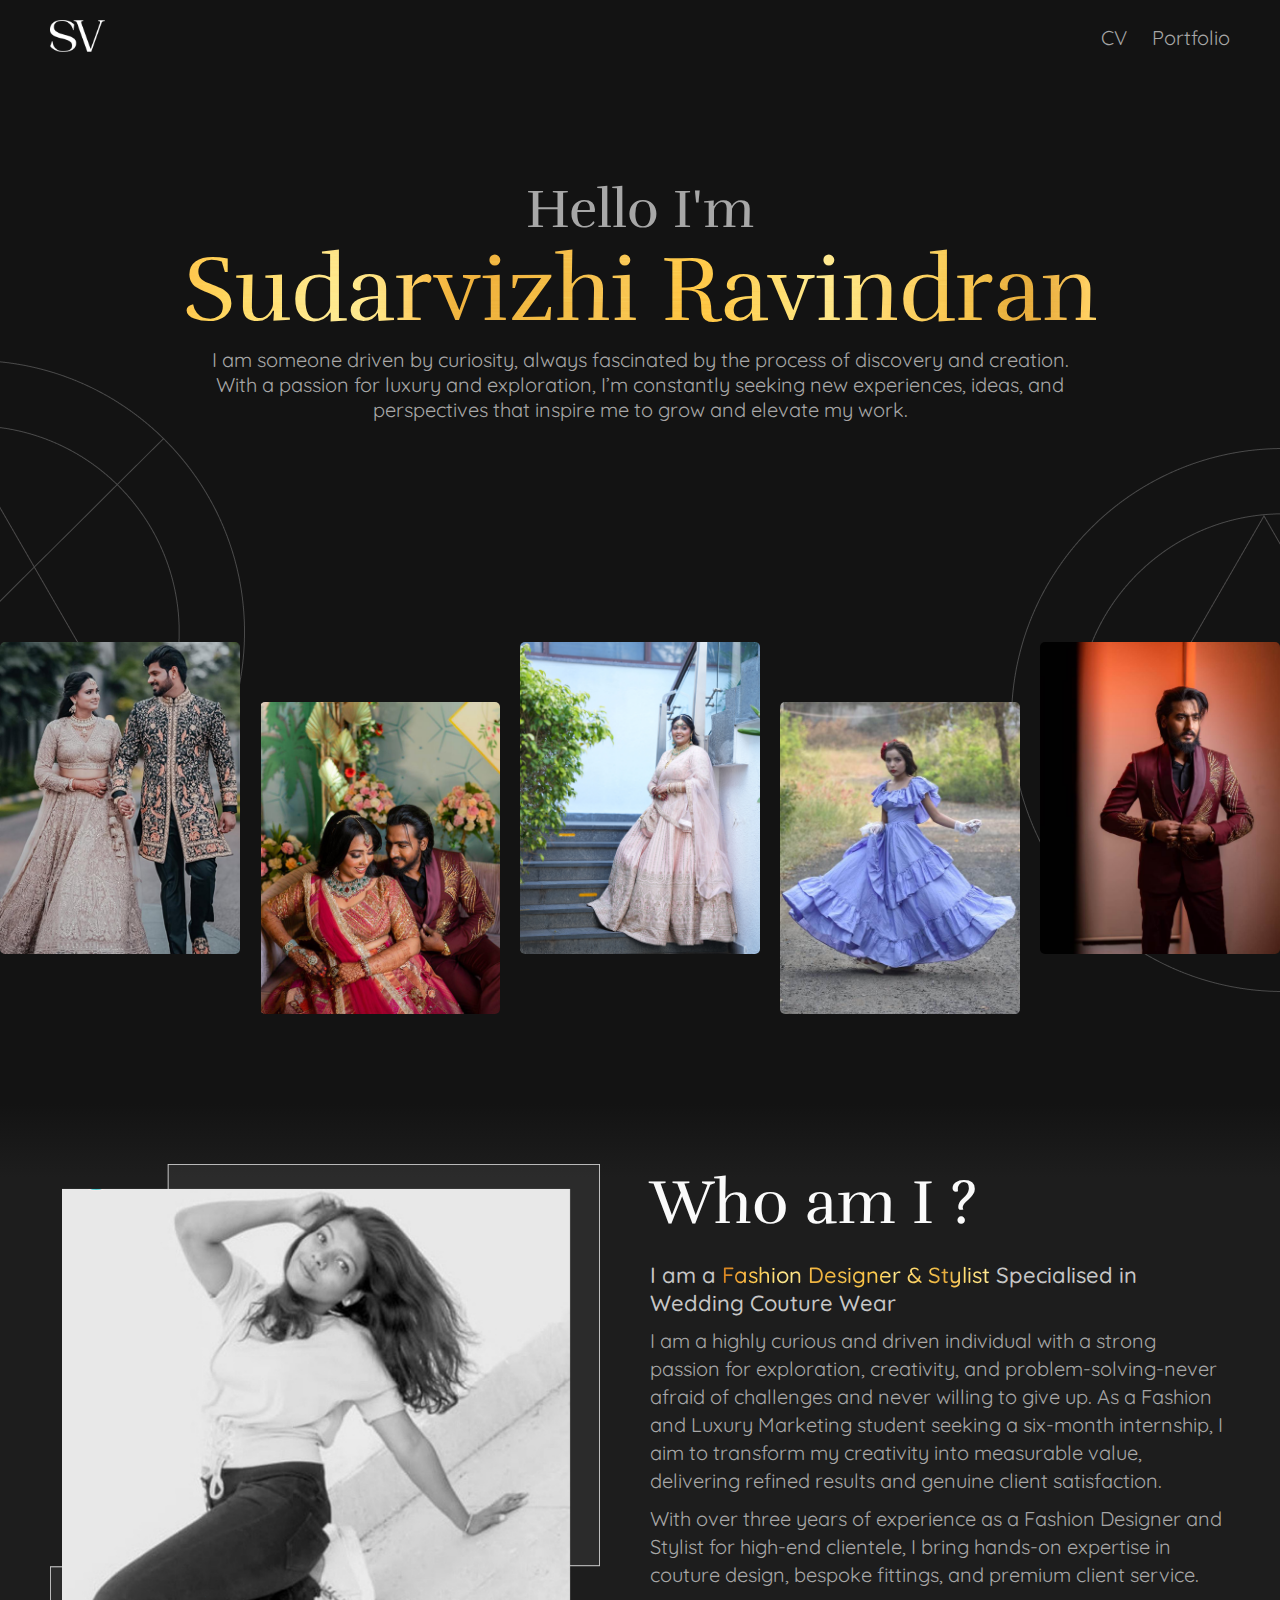
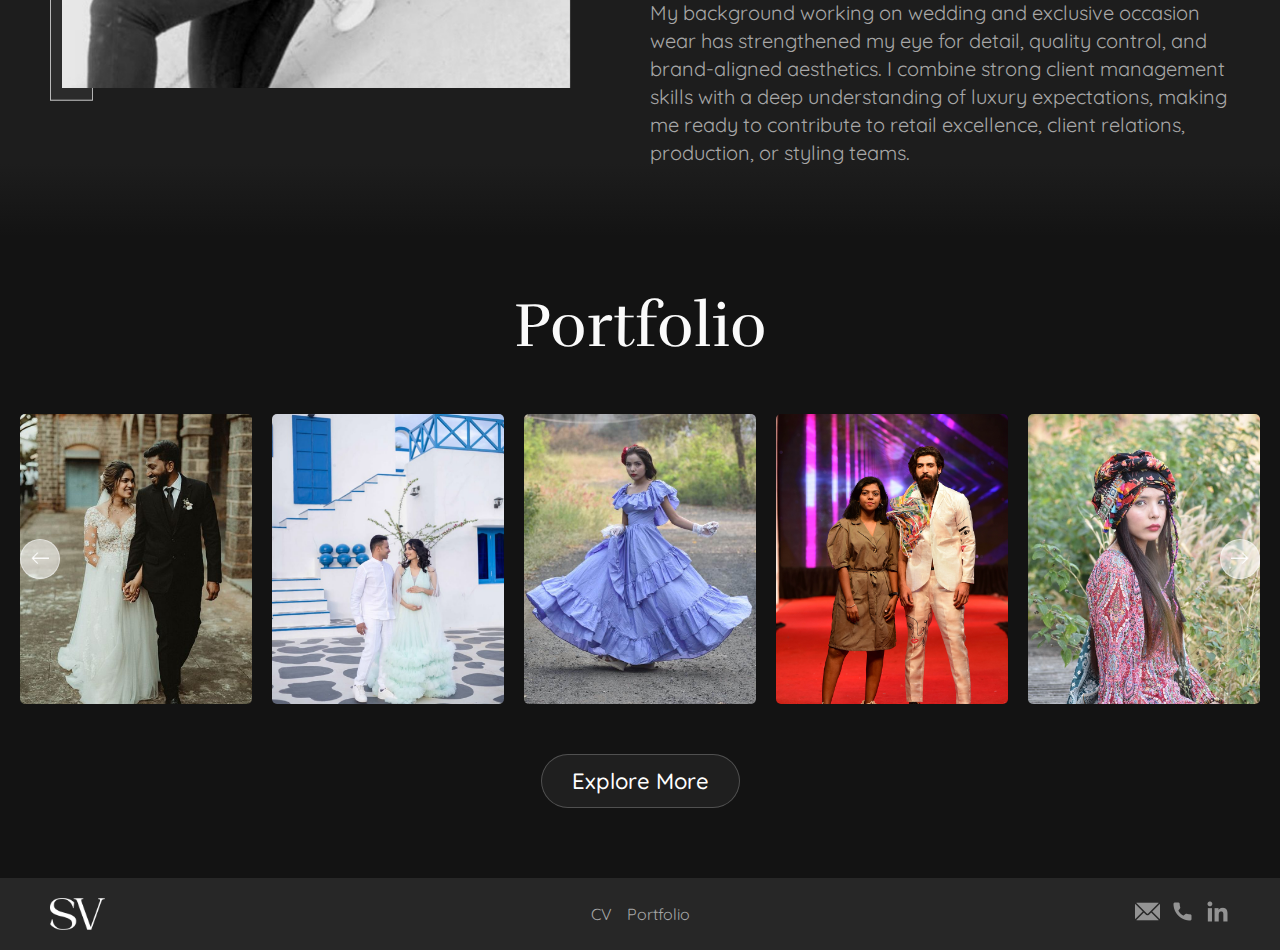
<file: index.html>
<!DOCTYPE html>
<html lang="en">
<head>
    <meta charset="UTF-8">
    <meta name="viewport" content="width=device-width, initial-scale=1.0">
    <title>Sudarvizhi-Portfolio</title>
    <link rel="stylesheet" href="https://cdn.jsdelivr.net/npm/swiper@11/swiper-bundle.min.css" />
    <link rel="stylesheet" href="assets/css/Style.css">
    <link rel="stylesheet" href="assets/css/Responsive.css">

</head>
<body>
    <header>
        <div class="container">
            <div class="header-inner">
                <div class="logo">
                    <a href="index.html"><img src="assets/images/SV.png" alt="Logo"></a>
                </div>

                <div class="navbar">
                    <div class="hamburger-menu">
                        <div class="hamburger-icon">
                            <img src="assets/images/Icon/hamburger.png" alt="Menu" width="25px">
                        </div>
                    </div>
                    <div class="menu-wrapper">
                        <ul class="menu">
                            <li><a href="CV.html">CV</a></li>
                            <li><a href="portfolio.html">Portfolio</a></li>
                        </ul>

                    </div>
                </div>

                <div class="CV-btn menu-btn" style="display: none;">
                    <a href="docs/myfile.pdf" download>
                        <p>Download CV</p>
                        <img src="assets/images/Icon/download.png" alt="Download" width="25px">
                    </a>
                </div>
            </div>
        </div>
    </header>

    <div class="hero-section">
        <div class="container">
            <div class="hero-wrapper">
                <div class="hero-content">
                    <h3>Hello I'm</h3>
                    <h1 class="title">Sudarvizhi Ravindran</h1>
                    <p>I am someone driven by curiosity, always fascinated by the process of discovery and creation. With a passion for luxury and exploration, I’m constantly seeking new experiences, ideas, and perspectives that inspire me to grow and elevate my work.</p>
                </div>
            </div>
        </div>
        <div class="hero-image">
            <div class="image-wrapper">
                <div class="image-box">
                    <img src="assets/images/COVER-1.png" alt="">
                </div>
                    <div class="image-box">
                    <img src="assets/images/COVER-2.png" alt="">
                </div>
                    <div class="image-box">
                    <img src="assets/images/COVER-7.png" alt="">
                </div>
                    <div class="image-box">
                    <img src="assets/images/COVER-5.png" alt="">
                </div>
                    <div class="image-box">
                    <img src="assets/images/COVER-6.png" alt="">
                </div>
            </div>
        </div>
        <div class="hero-pattern-left">
            <img src="assets/images/pattern-1.png" >
        </div>
        <div class="hero-pattern-right">
            <img src="assets/images/pattern-2.png" >
        </div>
    </div>

    <div class="about-me" id="about">
        <div class="container">
            <div class="about-me-inner">

                <div class="about-image">
                    <div class="about-image-inner">
                        <img src="assets/images/About-Me.png" alt="Sudarvizhi">
                    </div>
                </div>
                <div class="about-content">
                    <h3 class="heading">Who am I ?</h3>
                    <h6>I am a <span class="text-gold">Fashion Designer & Stylist</span> Specialised in Wedding Couture Wear</h6>
                    <p>I am a highly curious and driven individual with a strong passion for exploration, creativity, and problem-solving-never afraid of challenges and never willing to give up. As a Fashion and Luxury Marketing student seeking a six-month internship, I aim to transform my creativity into measurable value, delivering refined results and genuine client satisfaction.</p>
                    <p>With over three years of experience as a Fashion Designer and Stylist for high-end clientele, I bring hands-on expertise in couture design, bespoke fittings, and premium client service.</p>
                    <p>My background working on wedding and exclusive occasion wear has strengthened my eye for detail, quality control, and brand-aligned aesthetics. I combine strong client management skills with a deep understanding of luxury expectations, making me ready to contribute to retail excellence, client relations, production, or styling teams.</p>
                </div>
            </div>
        </div>
    </div>

    <div class="project-slider-section">
        <h3 class="heading">Portfolio</h3>
        <div class="project-slider-wrapper">
            <div class="swiper project-slider">
                <div class="swiper-wrapper">
                    <div class="swiper-slide">
                        <img src="assets/images/Home-slider/slider-4.png">
                    </div>
                    <div class="swiper-slide">
                        <img src="assets/images/Home-slider/slider-6.png">
                    </div>
                    <div class="swiper-slide">
                        <img src="assets/images/Home-slider/slider-8.png">
                    </div>
                    <div class="swiper-slide">
                        <img src="assets/images/Home-slider/slider-10.png">
                    </div>
                    <div class="swiper-slide">
                        <img src="assets/images/Home-slider/slider-13.png">
                    </div>
                    <div class="swiper-slide">
                        <img src="assets/images/Home-slider/slider-14.png">
                    </div>
                    <div class="swiper-slide">
                        <img src="assets/images/Home-slider/slider-1.png">
                    </div>
                    <div class="swiper-slide">
                        <img src="assets/images/Home-slider/slider-2.png">
                    </div>
                    
                </div>

                <!-- Navigation arrows -->              
            </div>
            <div class="custom-button-next">
                <img src="assets/images/right-arrow.png" alt="">
            </div>
            <div class="custom-button-prev">
                <img src="assets/images/left-arrow.png" alt="">
            </div>
        </div>
        <div class="explore-btn">
            <a href="portfolio.html">Explore More</a>
        </div>
    </div>


    <footer>
        <div class="container">
            <div class="footer-inner">
                <div class="logo">
                    <img src="assets/images/SV.png" alt="logo">
                </div>
                <ul class="footer-menu">
                    <li><a href="CV.html">CV</a></li>
                    <li><a href="portfolio.html">Portfolio</a></li>
                </ul>
                <div class="footer-icon">
                    <ul>
                        <li><a href="mailto:sudarvizhi2001mani@gmail.com"><img src="assets/images/Mail.png"></a></li>
                        <li><a href="tel:+33767493915"><img src="assets/images/call.png"></a></li>
                        <li><a href="http://linkedin.com/in/sudarvizhi-ravindran-75045b227"><img src="assets/images/linkedin.png"></a></li>
                    </ul>
                </div>
            </div>
        </div>
    </footer>

    <script src="https://cdn.jsdelivr.net/npm/swiper@11/swiper-bundle.min.js"></script>
    <script src="assets/js/script.js"></script>
</body>
</html>
</file>
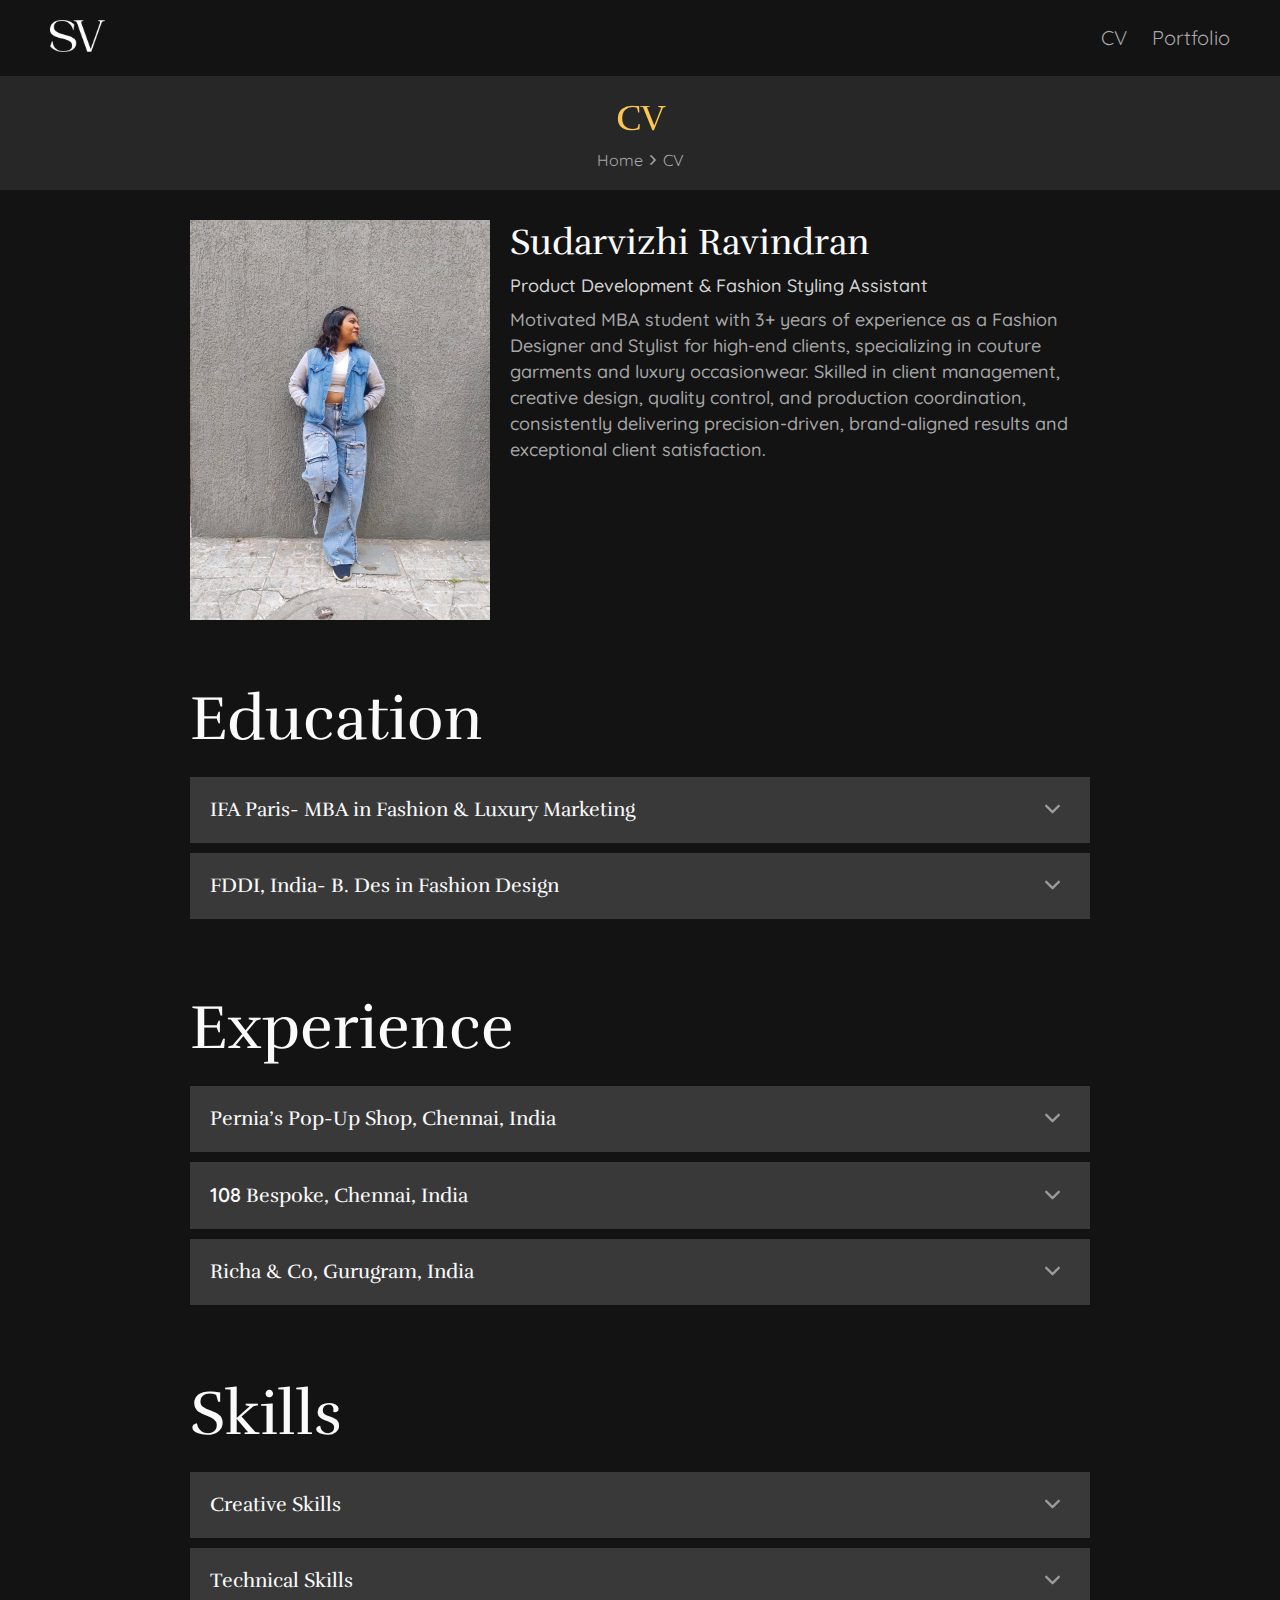
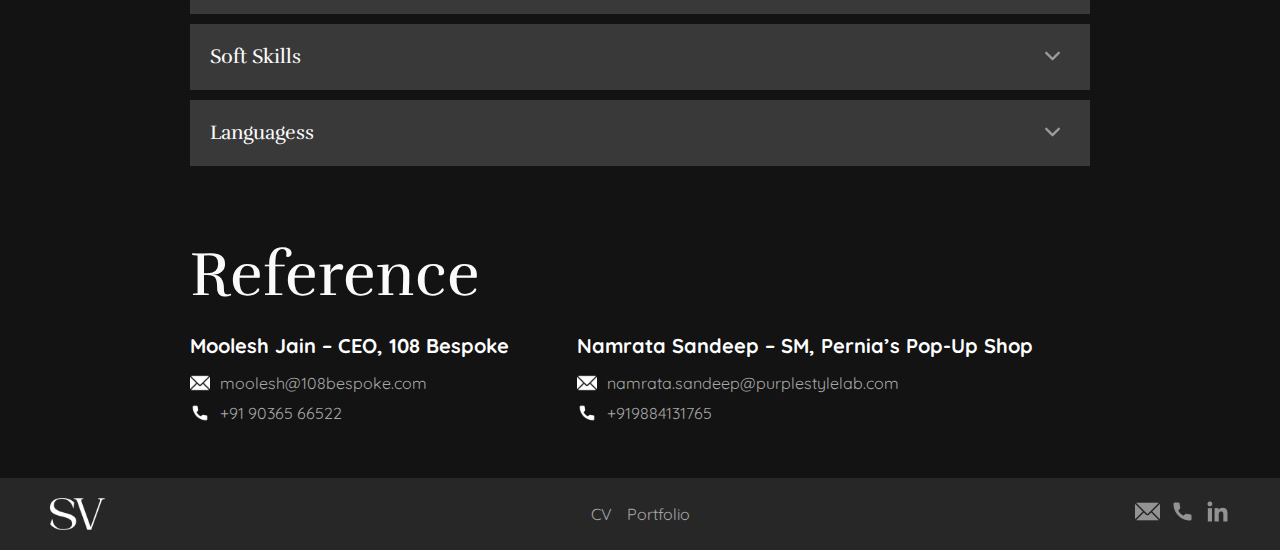
<file: CV.html>
<!DOCTYPE html>
<html lang="en">
<head>
    <meta charset="UTF-8">
    <meta name="viewport" content="width=device-width, initial-scale=1.0">
    <title>Sudarvizhi-CV</title>
    <link rel="stylesheet" href="https://cdn.jsdelivr.net/npm/swiper@11/swiper-bundle.min.css" />
    <link rel="stylesheet" href="assets/css/Style.css">
    <link rel="stylesheet" href="assets/css/CV.css">
    <link rel="stylesheet" href="assets/css/Responsive.css">

</head>
<body>
    <header>
        <div class="container">
            <div class="header-inner">
                <div class="logo">
                    <a href="index.html"><img src="assets/images/SV.png" alt="Logo"></a>
                </div>

                <div class="navbar">
                    <div class="hamburger-menu">
                        <div class="hamburger-icon">
                            <img src="assets/images/Icon/hamburger.png" alt="Menu" width="25px">
                        </div>
                    </div>
                    <div class="menu-wrapper">
                        <ul class="menu">
                            <li><a href="CV.html">CV</a></li>
                            <li><a href="portfolio.html">Portfolio</a></li>
                        </ul>

                    </div>
                </div>

                <div class="CV-btn menu-btn" style="display: none;">
                    <a href="docs/myfile.pdf" download>
                        <p>Download CV</p>
                        <img src="assets/images/Icon/download.png" alt="Download" width="25px">
                    </a>
                </div>
            </div>
        </div>
    </header>

    <div class="breadcrumbs">
        <div class="container">
            <div class="breadcrumbs-inner">
                <h3 class="breadcrumb-title">CV</h3>
                <ul class="breadcrumb-menu">
                    <li><a href="index.html">Home</a></li>
                    <li><img src="assets/images/right.png" width="10px"></li>
                    <li><a href="CV.html">CV</a></li>
                </ul>
            </div>
        </div>
    </div>

    <div class="cv-page">
        <div class="intro cv-section">
            <div class="cv-container">
                <div class="intro-inner">
                    <div class="intro-image">
                        <img src="assets/images/CV-Pic.jpeg" alt="Sudarvizhi">
                    </div>
                    <div class="intro-content">
                        <h4>Sudarvizhi Ravindran</h4>
                        <h6>Product Development & Fashion Styling Assistant</h6>
                        <p>Motivated MBA student with 3+ years of experience as a Fashion Designer and Stylist for high-end clients, specializing in couture garments and luxury occasionwear. Skilled in client management, creative design, quality control, and production coordination, consistently delivering precision-driven, brand-aligned results and exceptional client satisfaction.</p>
                    </div>
                </div>
            </div>
        </div>
        <div class="Education cv-section">
            <div class="cv-container">
                <h3 class="heading">Education</h3>
                <div class="accordion-wrapper">
                    <div class="accordion-box" style="display: none;">
                        <div class="accordion-head">
                        <h5>LVMH - “Inside LVMH” Certificate</h5>
                        
                    </div>
                    <div class="accordion-content">
                       <div class="accordion-content-inner">
                        <h6 class="timeline">December 2025</h6>
                        <p>Creation & Branding, Retail & Client Experience</p>
                       </div>
                    </div>
                    </div>

                    <div class="accordion-box">
                        <div class="accordion-head">
                            <h5>IFA Paris- MBA in Fashion & Luxury Marketing</h5>
                        </div>
                        <div class="accordion-content">
                        <div class="accordion-content-inner">
                            <h6 class="timeline">2025-2027</h6>
                            <p>Relevant Coursework: Luxury Market Research, Consumer Behaviour, Brand Management</p>
                        </div>
                        </div>
                    </div>

                    <div class="accordion-box">
                        <div class="accordion-head">
                            <h5>FDDI, India- B. Des in Fashion Design</h5>
                        </div>
                        <div class="accordion-content">
                        <div class="accordion-content-inner">
                            <h6 class="timeline">2018-2022</h6>
                        </div>
                        </div>
                    </div>

                    
                </div>
            </div>
        </div>

        <div class="Experience cv-section">
            <div class="cv-container">
                <h3 class="heading">Experience</h3>
                <div class="accordion-wrapper">
                    <div class="accordion-box">
                        <div class="accordion-head">
                        <h5>Pernia’s Pop-Up Shop, Chennai, India</h5>
                    </div>
                    <div class="accordion-content">
                       <div class="accordion-content-inner">
                        <h5>Fashion Stylist & Senior Sales Associate</h5>
                        <h6 class="timeline">May 2024-August 2025</h6>
                        <ul class="icon-list">
                            <li>Curated 50+ luxury looks per month, ensuring brand-aligned styling and high client satisfaction.</li>
                            <li>Managed visual merchandising across 18,000 sq. ft. with 200+ SKUs, improving product visibility by 15–20%</li>
                            <li>Increased client engagement by 30% through personalized styling consultations.</li>
                            <li>Maintained a 70% repeat client rate, with clients requesting exclusive appointments.</li>
                        </ul>
                       </div>
                    </div>
                    </div>

                    <div class="accordion-box">
                        <div class="accordion-head">
                            <h5><span class="body-font">108</span> Bespoke, Chennai, India</h5>
                        </div>
                        <div class="accordion-content">
                        <div class="accordion-content-inner">
                            <h5>Fashion Designer</h5>
                            <h6 class="timeline">April 2022 -April 2024</h6>
                            <ul class="icon-list">
                                <li>Designed 80+ bespoke menswear couture pieces annually, ensuring flawless fit and craftsmanship.</li>
                                <li>Curated 40–50 luxury looks per month for major occasions with precision-driven styling.</li>
                                <li>Managed 100+ garments per season, supporting 98% on-time delivery and consistent quality control.</li>
                            </ul>
                        </div>
                        </div>
                    </div>

                    <div class="accordion-box">
                        <div class="accordion-head">
                            <h5>Richa & Co, Gurugram, India</h5>
                        </div>
                        <div class="accordion-content">
                        <div class="accordion-content-inner">
                            <h5>Quality Control Assistant – Internship</h5>
                            <h6 class="timeline">September 2021 - October 2021</h6>
                            <ul class="icon-list">
                                <li>Inspected 100+ garments weekly, ensuring flawless quality before approval.</li>
                                <li>Maintained 99% compliance with luxury brand quality standards.</li>
                                <li>Oversaw 50+ styles per season, improving workflow accuracy by 20%.</li>
                                <li>Collaborated with 10–15 production team members, boosting floor efficiency by 15%.</li>
                            </ul>
                        </div>
                        </div>
                    </div>

                    
                </div>
            </div>
        </div>

        <div class="skills cv-section">
            <div class="cv-container">
                <h3 class="heading">Skills</h3>
                <div class="accordion-wrapper">
                    <div class="accordion-box">
                        <div class="accordion-head">
                        <h5>Creative Skills</h5>
                    </div>
                    <div class="accordion-content">
                       <div class="accordion-content-inner">
                         <p>Trend Research, Moodboard Creation, Luxury Styling, Visual Merchandising, Store Storytelling, Collection Planning, Design Development, Couture Design.</p>
                       </div>
                    </div>
                    </div>

                    <div class="accordion-box">
                        <div class="accordion-head">
                        <h5>Technical Skills</h5>
                    </div>
                    <div class="accordion-content">
                       <div class="accordion-content-inner">
                         <p>Adobe Photoshop, Microsoft Excel, Canva, Fabric Sourcing, Trim Sourcing, Garment Construction, Quality Control</p>
                       </div>
                    </div>
                    </div>

                    <div class="accordion-box">
                        <div class="accordion-head">
                        <h5>Soft Skills</h5>
                    </div>
                    <div class="accordion-content">
                       <div class="accordion-content-inner">
                         <p>Team Collaboration, Time Management, Problem Solving,Communication, Adaptability, Multitasking, Analytical Thinking, Attention to Detail.</p>
                       </div>
                    </div>
                    </div>

                    <div class="accordion-box">
                        <div class="accordion-head">
                        <h5>Languagess</h5>
                    </div>
                    <div class="accordion-content">
                       <div class="accordion-content-inner">
                         <p>English — Fluent I French — Beginner (A1) I Hindi — Fluent I Tamil — Native</p>
                       </div>
                    </div>
                    </div>
                </div>
            </div>
        </div>

        <div class="reference cv-section">
            <div class="cv-container">
                <h3 class="heading">Reference</h3>

                <div class="reference-list">
                    <div class="reference-box">
                        <h6> Moolesh Jain – CEO, 108 Bespoke </h6>
                        <div class="mail">
                            <div class="icon">
                                <img src="assets/images/Mail.png" alt="mail">
                                <a href="mailto:moolesh@108bespoke.com">moolesh@108bespoke.com</a>
                            </div>
                        </div>
                        <div class="call">
                            <div class="icon">
                                <img src="assets/images/call.png" alt="call">
                                <a href="tel:+919036566522">+91 90365 66522</a>
                            </div>
                        </div>
                    </div>
                    <div class="reference-box">
                        <h6>Namrata Sandeep – SM, Pernia’s Pop-Up Shop </h6>
                        <div class="mail">
                            <div class="icon">
                                <img src="assets/images/Mail.png" alt="mail">
                                <a href="mailto:namrata.sandeep@purplestylelab.com">namrata.sandeep@purplestylelab.com</a>
                            </div>
                        </div>
                        <div class="call">
                            <div class="icon">
                                <img src="assets/images/call.png" alt="call">
                                <a href="tel:+919884131765">+919884131765</a>
                            </div>
                        </div>
                    </div>
                </div>
            </div>
        </div>
    </div>

     <footer>
        <div class="container">
            <div class="footer-inner">
                <div class="logo">
                    <img src="assets/images/SV.png" alt="logo">
                </div>
                <ul class="footer-menu">
                    <li><a href="CV.html">CV</a></li>
                    <li><a href="portfolio.html">Portfolio</a></li>
                </ul>
                <div class="footer-icon">
                    <ul>
                        <li><a href="mailto:sudarvizhi2001mani@gmail.com"><img src="assets/images/Mail.png"></a></li>
                        <li><a href="tel:+33767493915"><img src="assets/images/call.png"></a></li>
                        <li><a href="http://linkedin.com/in/sudarvizhi-ravindran-75045b227"><img src="assets/images/linkedin.png"></a></li>
                    </ul>
                </div>
            </div>
        </div>
    </footer>

    <script src="https://cdn.jsdelivr.net/npm/swiper@11/swiper-bundle.min.js"></script>
    <script src="assets/js/script.js"></script>
</body>
</html>
</file>
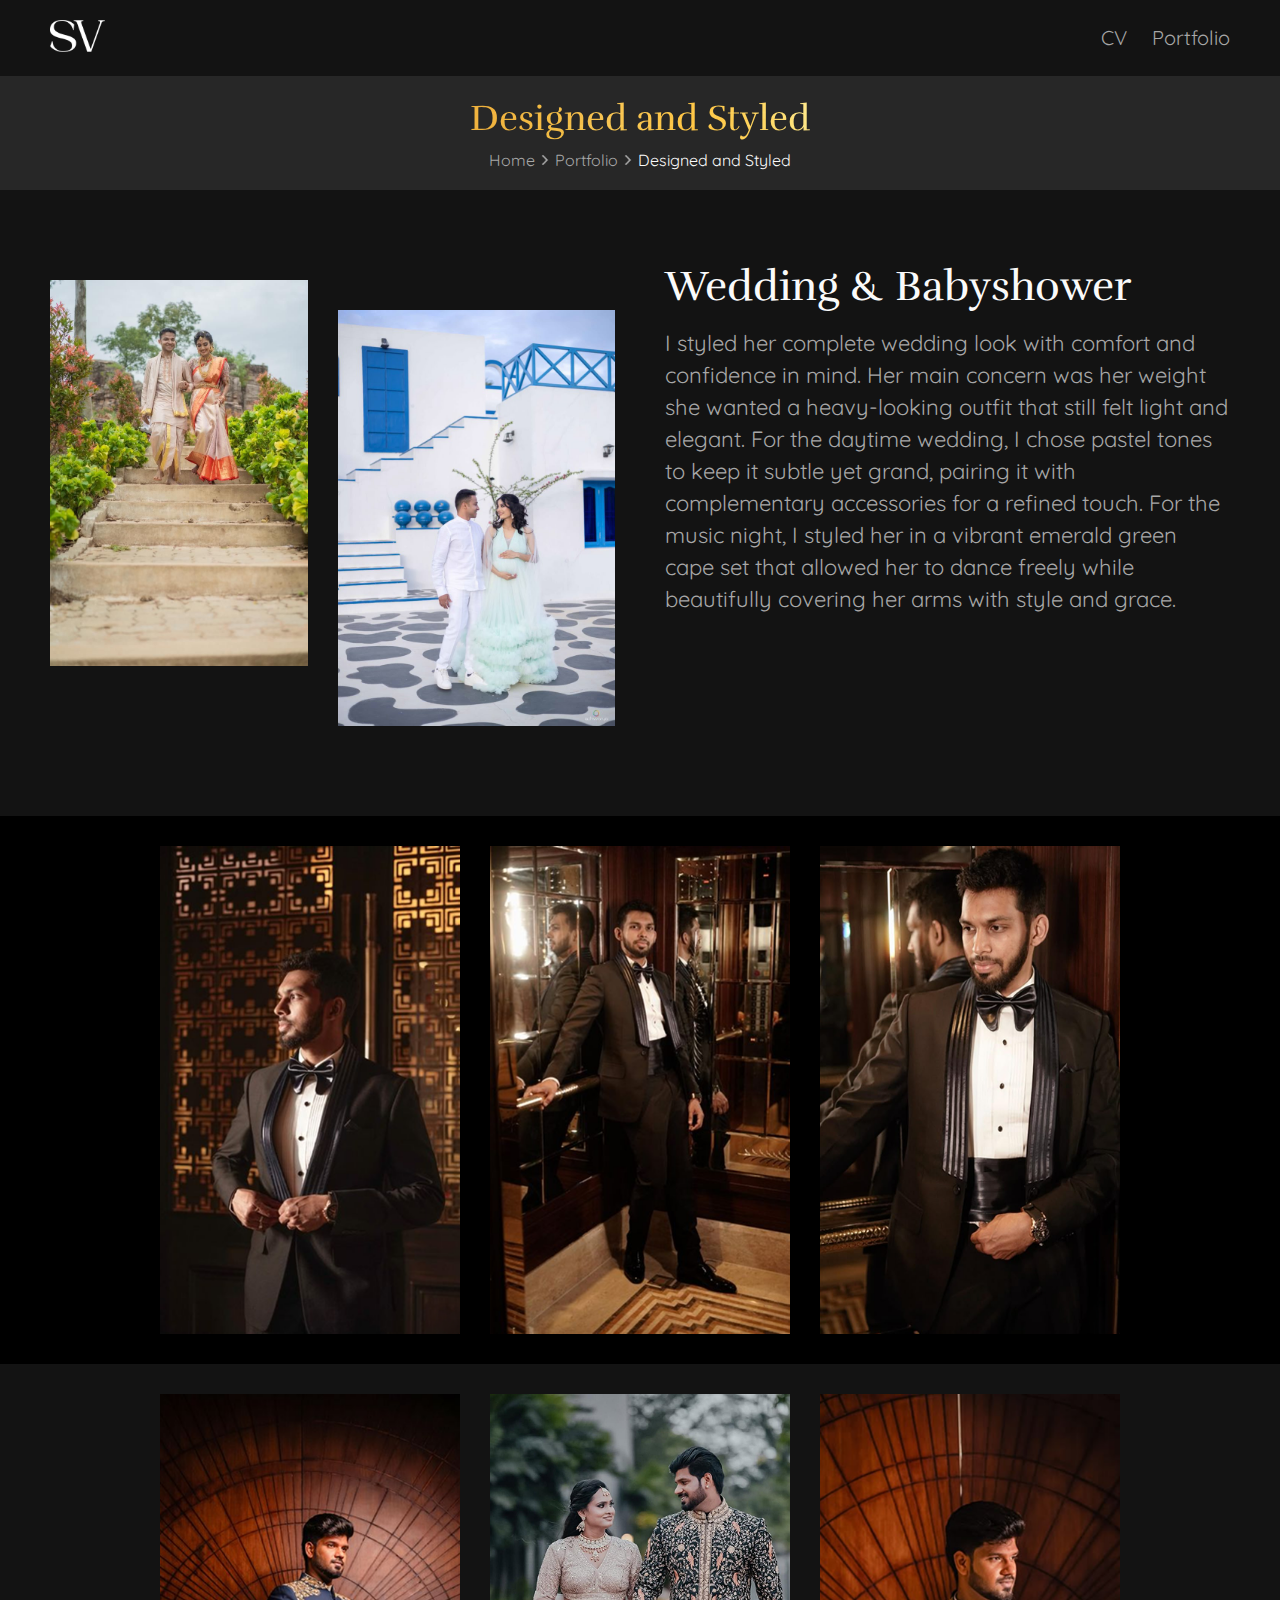
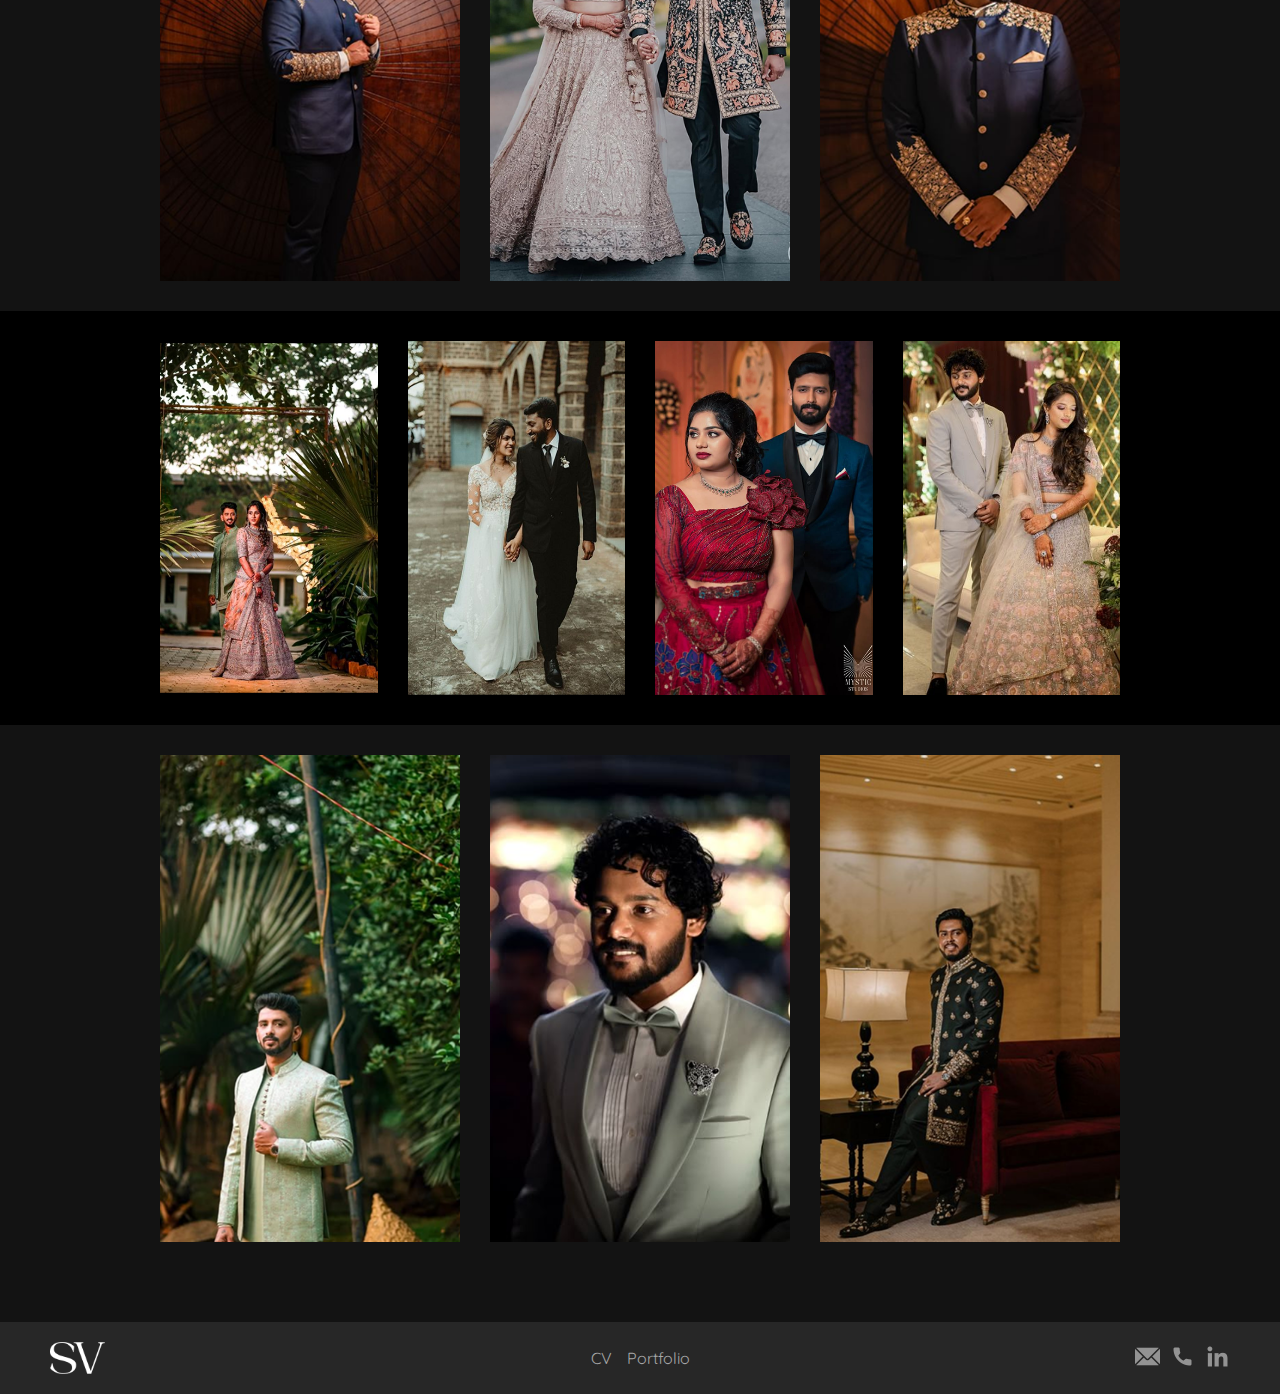
<file: Designed-and-styled.html>
<!DOCTYPE html>
<html lang="en">
<head>
    <meta charset="UTF-8">
    <meta name="viewport" content="width=device-width, initial-scale=1.0">
    <title>Portfolio-Designed and Styled</title>
    <link rel="stylesheet" href="https://cdn.jsdelivr.net/npm/swiper@11/swiper-bundle.min.css" />
    <link rel="stylesheet" href="assets/css/Style.css">
    <link rel="stylesheet" href="assets/css/Portfolio.css">
    <link rel="stylesheet" href="assets/css/Responsive.css">
</head>
<body>
    <header>
        <div class="container">
            <div class="header-inner">
                <div class="logo">
                    <a href="index.html"><img src="assets/images/SV.png" alt="Logo"></a>
                </div>

                <div class="navbar">
                    <div class="hamburger-menu">
                        <div class="hamburger-icon">
                            <img src="assets/images/Icon/hamburger.png" alt="Menu" width="25px">
                        </div>
                    </div>
                    <div class="menu-wrapper">
                        <ul class="menu">
                            <li><a href="CV.html">CV</a></li>
                            <li><a href="portfolio.html">Portfolio</a></li>
                        </ul>

                    </div>
                </div>

                <div class="CV-btn menu-btn" style="display: none;">
                    <a href="docs/myfile.pdf" download>
                        <p>Download CV</p>
                        <img src="assets/images/Icon/download.png" alt="Download" width="25px">
                    </a>
                </div>
            </div>
        </div>
    </header>

    <div class="breadcrumbs">
        <div class="container">
            <div class="breadcrumbs-inner">
                <h3 class="breadcrumb-title">Designed and Styled</h3>
                <ul class="breadcrumb-menu">
                    <li><a href="index.html">Home</a></li>
                    <li><img src="assets/images/right.png" width="10px"></li>
                    <li><a href="portfolio.html">Portfolio</a></li>
                    <li><img src="assets/images/right.png" width="10px"></li>
                    <li><a href="Designed-and-styled.html" class="active">Designed and Styled</a></li>
                </ul>
            </div>
        </div>
    </div>

    <!-- Designed And Styled -->

    <div class="sub-portfolio design-and-styled">
        <div class="portfolio-section-1 designed">
            <div class="container">
                <div class="project-box designed-one">
                    <div class="left-box">
                        <div class="image-container">
                            <div class="image-column">
                                <img src="assets/images/Design-Styled/Wed-1.JPG" >
                            </div>
                            <div class="image-column">
                                <img src="assets/images/Design-Styled/babyshower.JPG" >
                            </div>
                        </div>
                    </div>
                    <div class="right-box">
                        <h4 class="title">Wedding & Babyshower</h4>
                        <p>
                            I styled her complete wedding look with comfort and confidence in mind. Her main concern was her weight she wanted a heavy-looking outfit that still felt light and elegant. For the daytime wedding, I chose pastel tones to keep it subtle yet grand, pairing it with complementary accessories for a refined touch. For the music night, I styled her in a vibrant emerald green cape set that allowed her to dance freely while beautifully covering her arms with style and grace.
                        </p>
                    </div>
                </div>
                
            </div>
            <div class="designed-styled-images">

                <div class="designstyed-wrapper">
                    <div class="designed-image-container">
                    <div class="designed-image">
                        <img src="assets/images/Design-Styled/SET-1-1.png" alt="">
                    </div>
                    <div class="designed-image">
                        <img src="assets/images/Design-Styled/SET-1-2.png" alt="">
                    </div>
                    <div class="designed-image">
                        <img src="assets/images/Design-Styled/SET-1-3.png" alt="">
                    </div>
                </div>
                </div>

                <div class="designstyed-wrapper">
                    <div class="designed-image-container">
                    <div class="designed-image">
                        <img src="assets/images/Design-Styled/SET-2-1.png" alt="">
                    </div>
                    <div class="designed-image">
                        <img src="assets/images/Design-Styled/SET-2-2.png" alt="">
                    </div>
                    <div class="designed-image">
                        <img src="assets/images/Design-Styled/SET-2-3.png" alt="">
                    </div>
                </div>
                </div>

                <div class="designstyed-wrapper">
                    <div class="designed-image-container">
                    <div class="designed-image">
                        <img src="assets/images/Design-Styled/SET-3-1.png" alt="">
                    </div>
                    <div class="designed-image">
                        <img src="assets/images/Design-Styled/SET-3-2.png" alt="">
                    </div>
                    <div class="designed-image">
                        <img src="assets/images/Design-Styled/SET-3-3.png" alt="">
                    </div>
                    <div class="designed-image">
                        <img src="assets/images/Design-Styled/SET-3-4.png" alt="">
                    </div>
                </div>
                </div>

                <div class="designstyed-wrapper">
                    <div class="designed-image-container">
                    <div class="designed-image">
                        <img src="assets/images/Design-Styled/SET-4-1.png" alt="">
                    </div>
                    <div class="designed-image">
                        <img src="assets/images/Design-Styled/SET-4-2.png" alt="">
                    </div>
                    <div class="designed-image">
                        <img src="assets/images/Design-Styled/SET-4-3.png" alt="">
                    </div>
                    
                </div>
                </div>
            </div>
        </div>
    </div>

    <footer>
        <div class="container">
            <div class="footer-inner">
                <div class="logo">
                    <img src="assets/images/SV.png" alt="logo">
                </div>
                <ul class="footer-menu">
                    <li><a href="CV.html">CV</a></li>
                    <li><a href="portfolio.html">Portfolio</a></li>
                </ul>
                <div class="footer-icon">
                    <ul>
                        <li><a href="mailto:sudarvizhi2001mani@gmail.com"><img src="assets/images/Mail.png"></a></li>
                        <li><a href="tel:+33767493915"><img src="assets/images/call.png"></a></li>
                        <li><a href="http://linkedin.com/in/sudarvizhi-ravindran-75045b227"><img src="assets/images/linkedin.png"></a></li>
                    </ul>
                </div>
            </div>
        </div>
    </footer>

    <script src="https://cdn.jsdelivr.net/npm/swiper@11/swiper-bundle.min.js"></script>
    <script src="assets/js/script.js"></script>

</body>
</html>
</file>
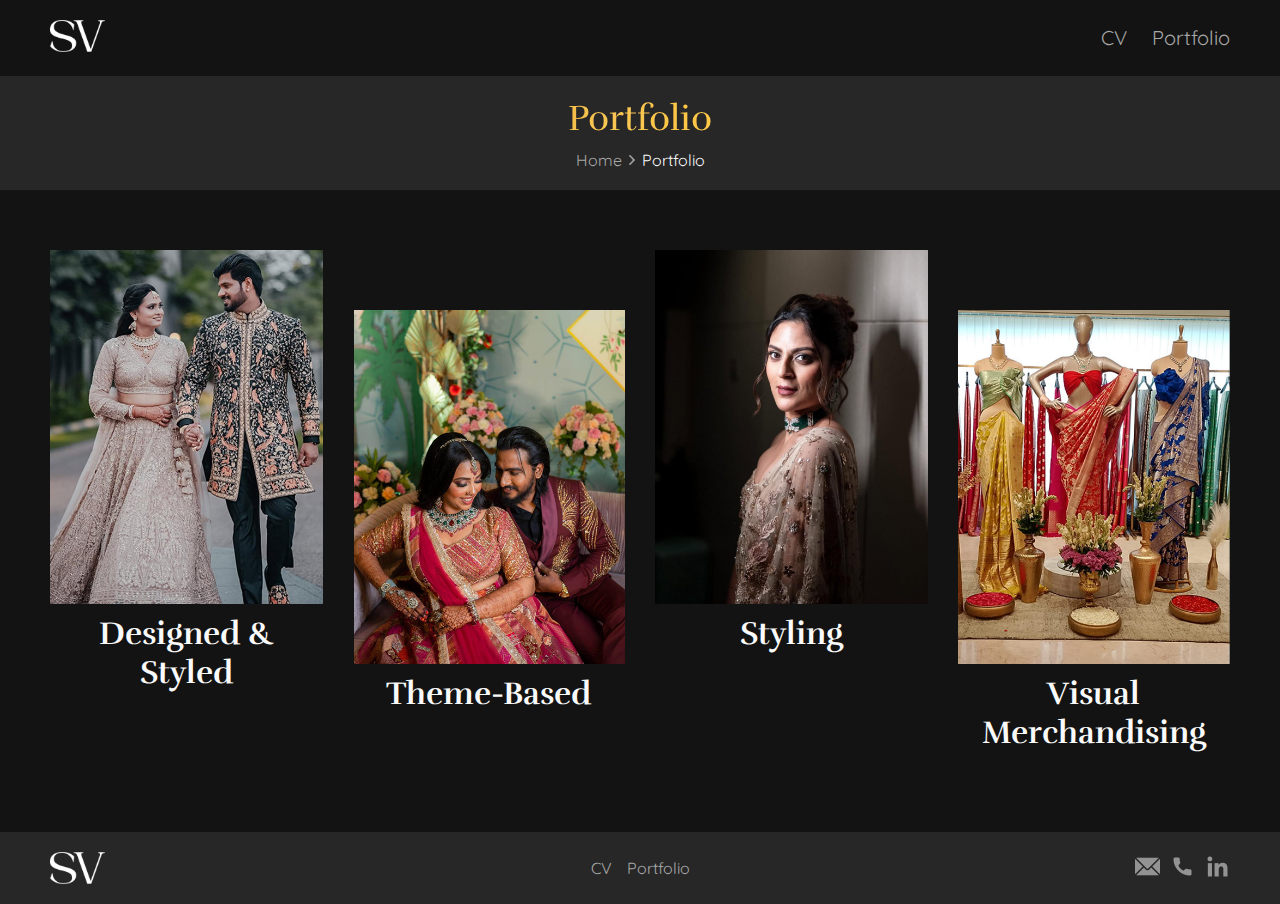
<file: portfolio.html>
<!DOCTYPE html>
<html lang="en">
<head>
    <meta charset="UTF-8">
    <meta name="viewport" content="width=device-width, initial-scale=1.0">
    <title>Sudarvizhi-Portfolio</title>
    <link rel="stylesheet" href="https://cdn.jsdelivr.net/npm/swiper@11/swiper-bundle.min.css" />
    <link rel="stylesheet" href="assets/css/Style.css">
    <link rel="stylesheet" href="assets/css/Portfolio.css">
    <link rel="stylesheet" href="assets/css/Responsive.css">

</head>
<body>
    <header>
        <div class="container">
            <div class="header-inner">
                <div class="logo">
                    <a href="index.html"><img src="assets/images/SV.png" alt="Logo"></a>
                </div>

                <div class="navbar">
                    <div class="hamburger-menu">
                        <div class="hamburger-icon">
                            <img src="assets/images/Icon/hamburger.png" alt="Menu" width="25px">
                        </div>
                    </div>
                    <div class="menu-wrapper">
                        <ul class="menu">
                            <li><a href="CV.html">CV</a></li>
                            <li><a href="portfolio.html">Portfolio</a></li>
                        </ul>

                    </div>
                </div>

                <div class="CV-btn menu-btn" style="display: none;">
                    <a href="docs/myfile.pdf" download>
                        <p>Download CV</p>
                        <img src="assets/images/Icon/download.png" alt="Download" width="25px">
                    </a>
                </div>
            </div>
        </div>
    </header>

    <div class="breadcrumbs">
        <div class="container">
            <div class="breadcrumbs-inner">
                <h3 class="breadcrumb-title">Portfolio</h3>
                <ul class="breadcrumb-menu">
                    <li><a href="index.html">Home</a></li>
                    <li><img src="assets/images/right.png" width="10px"></li>
                    <li><a href="portfolio.html" class="active">Portfolio</a></li>
                </ul>
            </div>
        </div>
    </div>

    <div class="portfolio-page">
        <div class="container">
            <div class="portfolio-catgories">
                <a href="Designed-and-styled.html" class="categories-box">
                    <div class="category-img">
                        <img src="assets/images/COVER-1.png" alt="">
                    </div>
                    <div class="category-title">
                        <h4>Designed & Styled</h4>
                    </div>
                </a>

                <a href="theme-based.html" class="categories-box">
                    <div class="category-img">
                        <img src="assets/images/COVER-2.png" alt="">
                    </div>
                    <div class="category-title">
                        <h4>Theme-Based</h4>
                    </div>
                </a>

                <a href="Styling.html" class="categories-box">
                    <div class="category-img">
                        <img src="assets/images/COVER-3.png" alt="">
                    </div>
                    <div class="category-title">
                        <h4>Styling</h4>
                    </div>
                </a>

                <a href="Visual-Merchandising.html" class="categories-box">
                    <div class="category-img">
                        <img src="assets/images/COVER-4.png" alt="">
                    </div>
                    <div class="category-title">
                        <h4>Visual Merchandising</h4>
                    </div>
                </a>
            </div>
        </div>
    </div>

     <footer>
        <div class="container">
            <div class="footer-inner">
                <div class="logo">
                    <img src="assets/images/SV.png" alt="logo">
                </div>
                <ul class="footer-menu">
                    <li><a href="CV.html">CV</a></li>
                    <li><a href="portfolio.html">Portfolio</a></li>
                </ul>
                <div class="footer-icon">
                    <ul>
                        <li><a href="mailto:sudarvizhi2001mani@gmail.com"><img src="assets/images/Mail.png"></a></li>
                        <li><a href="tel:+33767493915"><img src="assets/images/call.png"></a></li>
                        <li><a href="http://linkedin.com/in/sudarvizhi-ravindran-75045b227"><img src="assets/images/linkedin.png"></a></li>
                    </ul>
                </div>
            </div>
        </div>
    </footer>

    <script src="https://cdn.jsdelivr.net/npm/swiper@11/swiper-bundle.min.js"></script>
    <script src="assets/js/script.js"></script>
</body>
</html>
</file>
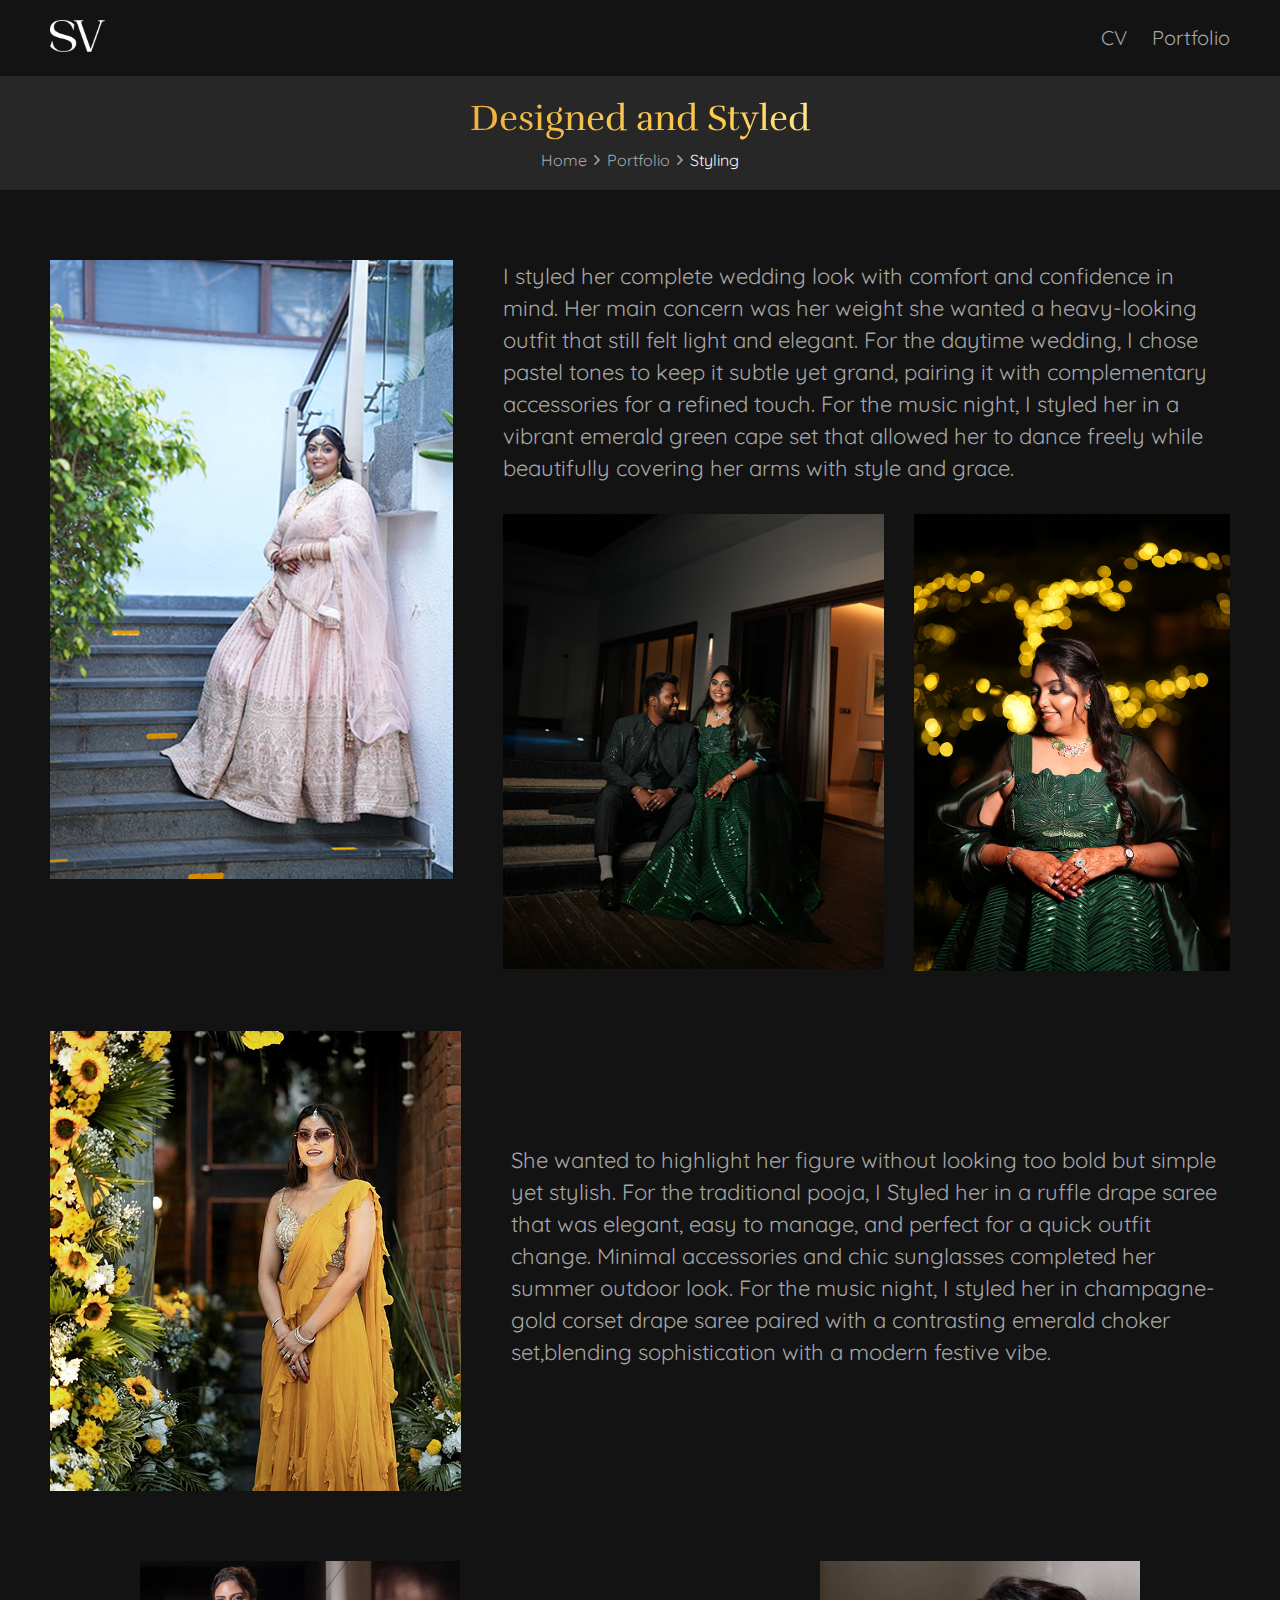
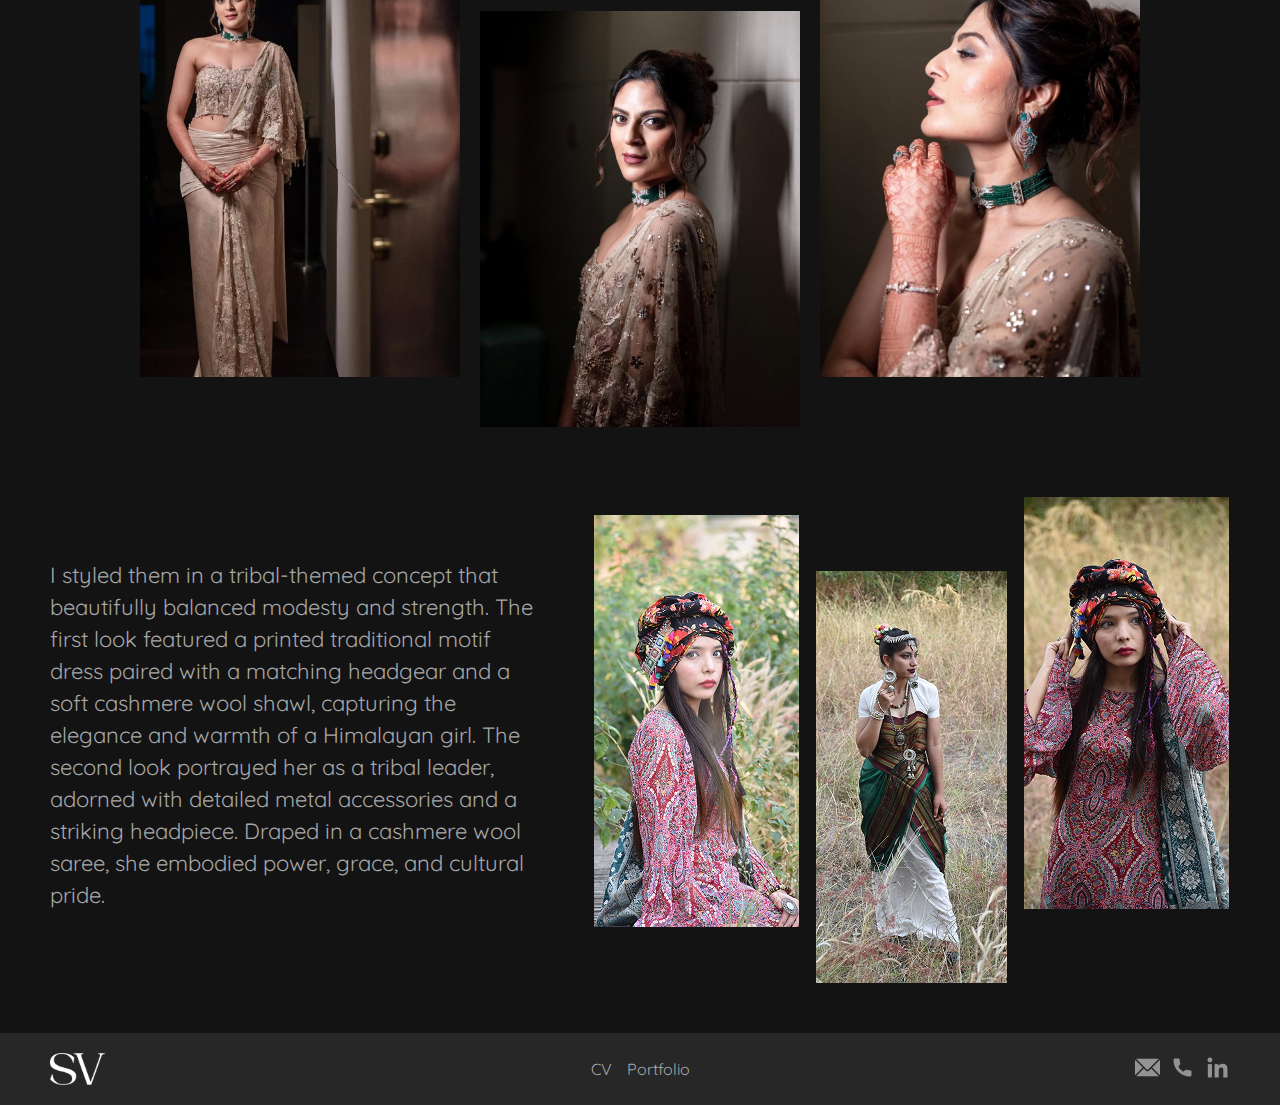
<file: Styling.html>
<!DOCTYPE html>
<html lang="en">
<head>
    <meta charset="UTF-8">
    <meta name="viewport" content="width=device-width, initial-scale=1.0">
    <title>Portfolio-Styled</title>
    <link rel="stylesheet" href="https://cdn.jsdelivr.net/npm/swiper@11/swiper-bundle.min.css" />
    <link rel="stylesheet" href="assets/css/Style.css">
    <link rel="stylesheet" href="assets/css/Portfolio.css">
    <link rel="stylesheet" href="assets/css/Responsive.css">
</head>
<body>
    <header>
        <div class="container">
            <div class="header-inner">
                <div class="logo">
                    <a href="index.html"><img src="assets/images/SV.png" alt="Logo"></a>
                </div>

                <div class="navbar">
                    <div class="hamburger-menu">
                        <div class="hamburger-icon">
                            <img src="assets/images/Icon/hamburger.png" alt="Menu" width="25px">
                        </div>
                    </div>
                    <div class="menu-wrapper">
                        <ul class="menu">
                            <li><a href="CV.html">CV</a></li>
                            <li><a href="portfolio.html">Portfolio</a></li>
                        </ul>

                    </div>
                </div>

                <div class="CV-btn menu-btn" style="display: none;">
                    <a href="docs/myfile.pdf" download>
                        <p>Download CV</p>
                        <img src="assets/images/Icon/download.png" alt="Download" width="25px">
                    </a>
                </div>
            </div>
        </div>
    </header>

    <div class="breadcrumbs">
        <div class="container">
            <div class="breadcrumbs-inner">
                <h3 class="breadcrumb-title">Designed and Styled</h3>
                <ul class="breadcrumb-menu">
                    <li><a href="index.html">Home</a></li>
                    <li><img src="assets/images/right.png" width="10px"></li>
                    <li><a href="portfolio.html">Portfolio</a></li>
                    <li><img src="assets/images/right.png" width="10px"></li>
                    <li><a href="Styling.html" class="active">Styling</a></li>
                </ul>
            </div>
        </div>
    </div>

    <!-- Designed And Styled -->

    <div class="sub-portfolio design-and-styled">
         <div class="portfolio-section-3 styling">
                <div class="container">
                <div class="project-box styling-one">
                    <div class="left-box">
                        <div class="image-container">
                            <div class="image-column">
                                <img src="assets/images/Styling/Styling-1-1.png" alt="">
                            </div>
                        </div>
                    </div>
                    <div class="right-box">
                        <p>
                            I styled her complete wedding look with comfort and confidence in mind. Her main concern was her weight she wanted a heavy-looking outfit that still felt light and elegant. For the daytime wedding, I chose pastel tones to keep it subtle yet grand, pairing it with complementary accessories for a refined touch. For the music night, I styled her in a vibrant emerald green cape set that allowed her to dance freely while beautifully covering her arms with style and grace.
                        </p>
                        <div class="image-container">
                            <div class="image-column">
                                <img src="assets/images/Styling/Styling-1-1.png" alt="">
                            </div>
                            <div class="image-column">
                                <img src="assets/images/Styling/Styling-1-2.png" alt="">
                            </div>
                            <div class="image-column">
                                <img src="assets/images/Styling/Styling-1-3.png" alt="">
                            </div>
                            
                        </div>
                    </div>
                </div>
                <div class="project-box box-centered styling-two">
                    <div class="left-box">
                        <div class="image-container">
                            <img src="assets/images/Styling/Styling-2.png" alt="">
                        </div>
                    </div>
                    <div class="right-box">
                        <p>She wanted to highlight her figure without looking too bold but simple yet stylish. For the traditional pooja, I Styled her in a ruffle drape saree that was elegant, easy to manage, and perfect for a quick outfit change. Minimal accessories and chic sunglasses completed her summer outdoor look. For the music night, I styled her in champagne- gold corset drape saree paired with a contrasting emerald choker set,blending sophistication with a modern festive vibe.</p>
                    </div>
                </div>
                <div class="project-box box-centered ">
                    <div class="centered-image">
                        <div class="img-box">
                            <img src="assets/images/Styling/STYLING-3-1.png" alt="">
                        </div>
                        <div class="img-box">
                            <img src="assets/images/Styling/STYLING-3-2.png" alt="">
                        </div>
                        <div class="img-box">
                            <img src="assets/images/Styling/STYLING-3-3.png" alt="">
                        </div>
                    </div>
                </div>
               
                <div class="project-box box-centered inverse">
                    <div class="left-box">
                        <div class="image-container">
                            <img src="assets/images/Styling/Styling-4.png" alt="">
                        </div>
                    </div>
                    <div class="right-box">
                        <p>I styled them in a tribal-themed concept that beautifully balanced modesty and strength. The first look featured a printed traditional motif dress paired with a matching headgear and a soft cashmere wool shawl, capturing the elegance and warmth of a Himalayan girl. The second look portrayed her as a tribal leader, adorned with detailed metal accessories and a striking headpiece. Draped in a cashmere wool saree, she embodied power, grace, and cultural pride.</p>
                    </div>
                </div>

                </div>
                
            </div>
    </div>

     <footer>
        <div class="container">
            <div class="footer-inner">
                <div class="logo">
                    <img src="assets/images/SV.png" alt="logo">
                </div>
                <ul class="footer-menu">
                    <li><a href="CV.html">CV</a></li>
                    <li><a href="portfolio.html">Portfolio</a></li>
                </ul>
                <div class="footer-icon">
                    <ul>
                        <li><a href="mailto:sudarvizhi2001mani@gmail.com"><img src="assets/images/Mail.png"></a></li>
                        <li><a href="tel:+33767493915"><img src="assets/images/call.png"></a></li>
                        <li><a href="http://linkedin.com/in/sudarvizhi-ravindran-75045b227"><img src="assets/images/linkedin.png"></a></li>
                    </ul>
                </div>
            </div>
        </div>
    </footer>

    <script src="https://cdn.jsdelivr.net/npm/swiper@11/swiper-bundle.min.js"></script>
    <script src="assets/js/script.js"></script>

</body>
</html>
</file>
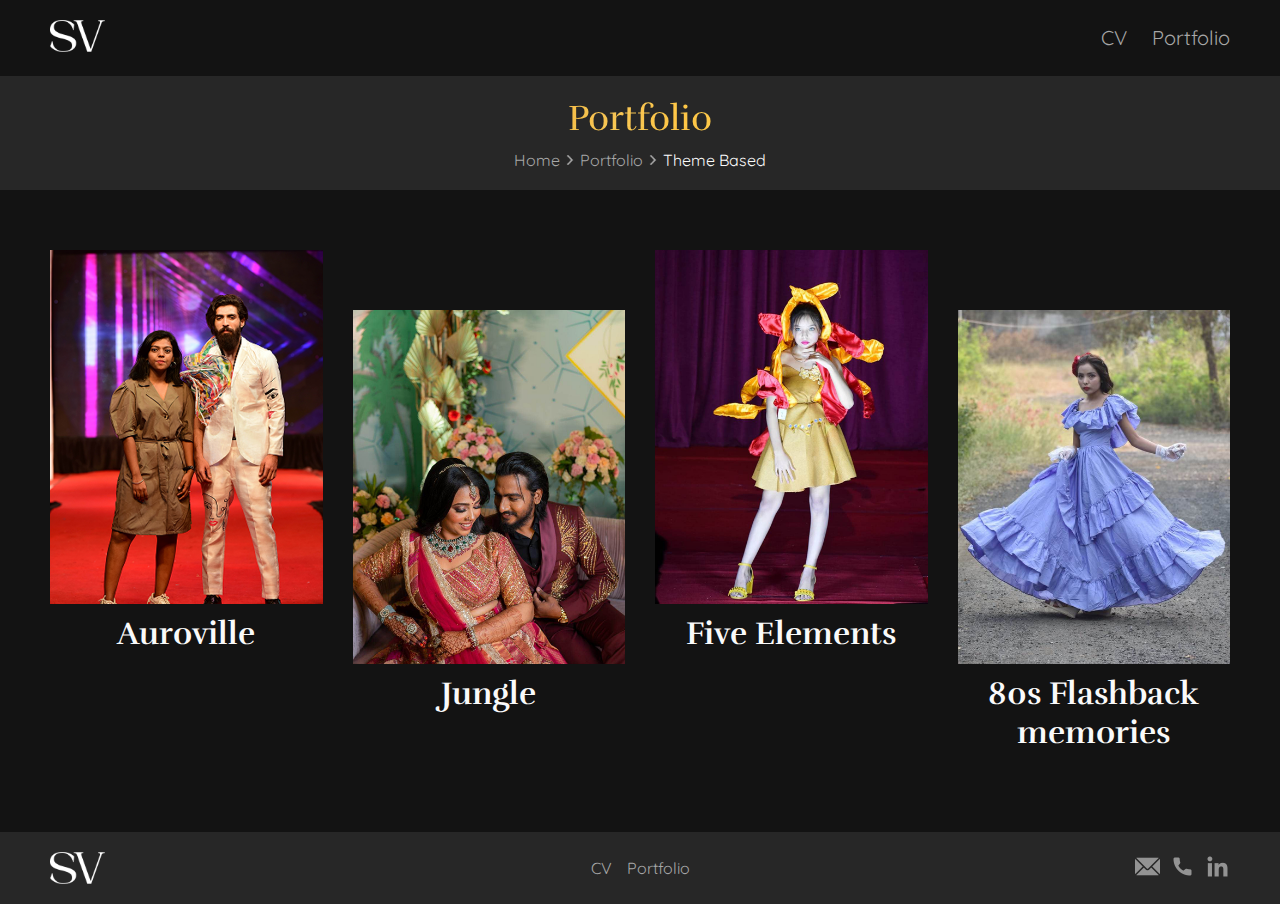
<file: theme-based.html>
<!DOCTYPE html>
<html lang="en">
<head>
    <meta charset="UTF-8">
    <meta name="viewport" content="width=device-width, initial-scale=1.0">
    <title>Sudarvizhi-Portfolio</title>
    <link rel="stylesheet" href="https://cdn.jsdelivr.net/npm/swiper@11/swiper-bundle.min.css" />
    <link rel="stylesheet" href="assets/css/Style.css">
    <link rel="stylesheet" href="assets/css/Portfolio.css">
    <link rel="stylesheet" href="assets/css/Responsive.css">

</head>
<body>
    <header>
        <div class="container">
            <div class="header-inner">
                <div class="logo">
                    <a href="index.html"><img src="assets/images/SV.png" alt="Logo"></a>
                </div>

                <div class="navbar">
                    <div class="hamburger-menu">
                        <div class="hamburger-icon">
                            <img src="assets/images/Icon/hamburger.png" alt="Menu" width="25px">
                        </div>
                    </div>
                    <div class="menu-wrapper">
                        <ul class="menu">
                            <li><a href="CV.html">CV</a></li>
                            <li><a href="portfolio.html">Portfolio</a></li>
                        </ul>

                    </div>
                </div>

                <div class="CV-btn menu-btn" style="display: none;">
                    <a href="docs/myfile.pdf" download>
                        <p>Download CV</p>
                        <img src="assets/images/Icon/download.png" alt="Download" width="25px">
                    </a>
                </div>
            </div>
        </div>
    </header>

    <div class="breadcrumbs">
        <div class="container">
            <div class="breadcrumbs-inner">
                <h3 class="breadcrumb-title">Portfolio</h3>
                <ul class="breadcrumb-menu">
                    <li><a href="index.html">Home</a></li>
                    <li><img src="assets/images/right.png" width="10px"></li>
                    <li><a href="portfolio.html">Portfolio</a></li>
                    <li><img src="assets/images/right.png" width="10px"></li>
                    <li><a href="theme-based.html" class="active">Theme Based</a></li>
                </ul>
            </div>
        </div>
    </div>

    <div class="portfolio-page theme-based">
        <div class="container">
        
            <div class="portfolio-catgories">
                <a href="Theme-Based/Auroville.html" class="categories-box">
                    <div class="category-img">
                        <img src="assets/images/Theme-image/THEME-COVER-1.png" alt="">
                    </div>
                    <div class="category-title">
                        <h4>Auroville</h4>
                    </div>
                </a>

                <a href="Theme-Based/Jungle.html" class="categories-box">
                    <div class="category-img">
                        <img src="assets/images/Theme-image/THEME-COVER-3.png" alt="">
                    </div>
                    <div class="category-title">
                        <h4>Jungle</h4>
                    </div>
                </a>

                <a href="Theme-Based/FiveElements.html" class="categories-box">
                    <div class="category-img">
                        <img src="assets/images/Theme-image/THEME-COVER-2.png" alt="">
                    </div>
                    <div class="category-title">
                        <h4>Five Elements</h4>
                    </div>
                </a>

                <a href="Theme-Based/Flashback.html" class="categories-box">
                    <div class="category-img">
                        <img src="assets/images/Theme-image/THEME-COVER-4.png" alt="">
                    </div>
                    <div class="category-title">
                        <h4>80s Flashback memories</h4>
                    </div>
                </a>
            </div>
        </div>
    </div>

     <footer>
        <div class="container">
            <div class="footer-inner">
                <div class="logo">
                    <img src="assets/images/SV.png" alt="logo">
                </div>
                <ul class="footer-menu">
                    <li><a href="CV.html">CV</a></li>
                    <li><a href="portfolio.html">Portfolio</a></li>
                </ul>
                <div class="footer-icon">
                    <ul>
                        <li><a href="mailto:sudarvizhi2001mani@gmail.com"><img src="assets/images/Mail.png"></a></li>
                        <li><a href="tel:+33767493915"><img src="assets/images/call.png"></a></li>
                        <li><a href="http://linkedin.com/in/sudarvizhi-ravindran-75045b227"><img src="assets/images/linkedin.png"></a></li>
                    </ul>
                </div>
            </div>
        </div>
    </footer>

    <script src="https://cdn.jsdelivr.net/npm/swiper@11/swiper-bundle.min.js"></script>
    <script src="assets/js/script.js"></script>
</body>
</html>
</file>
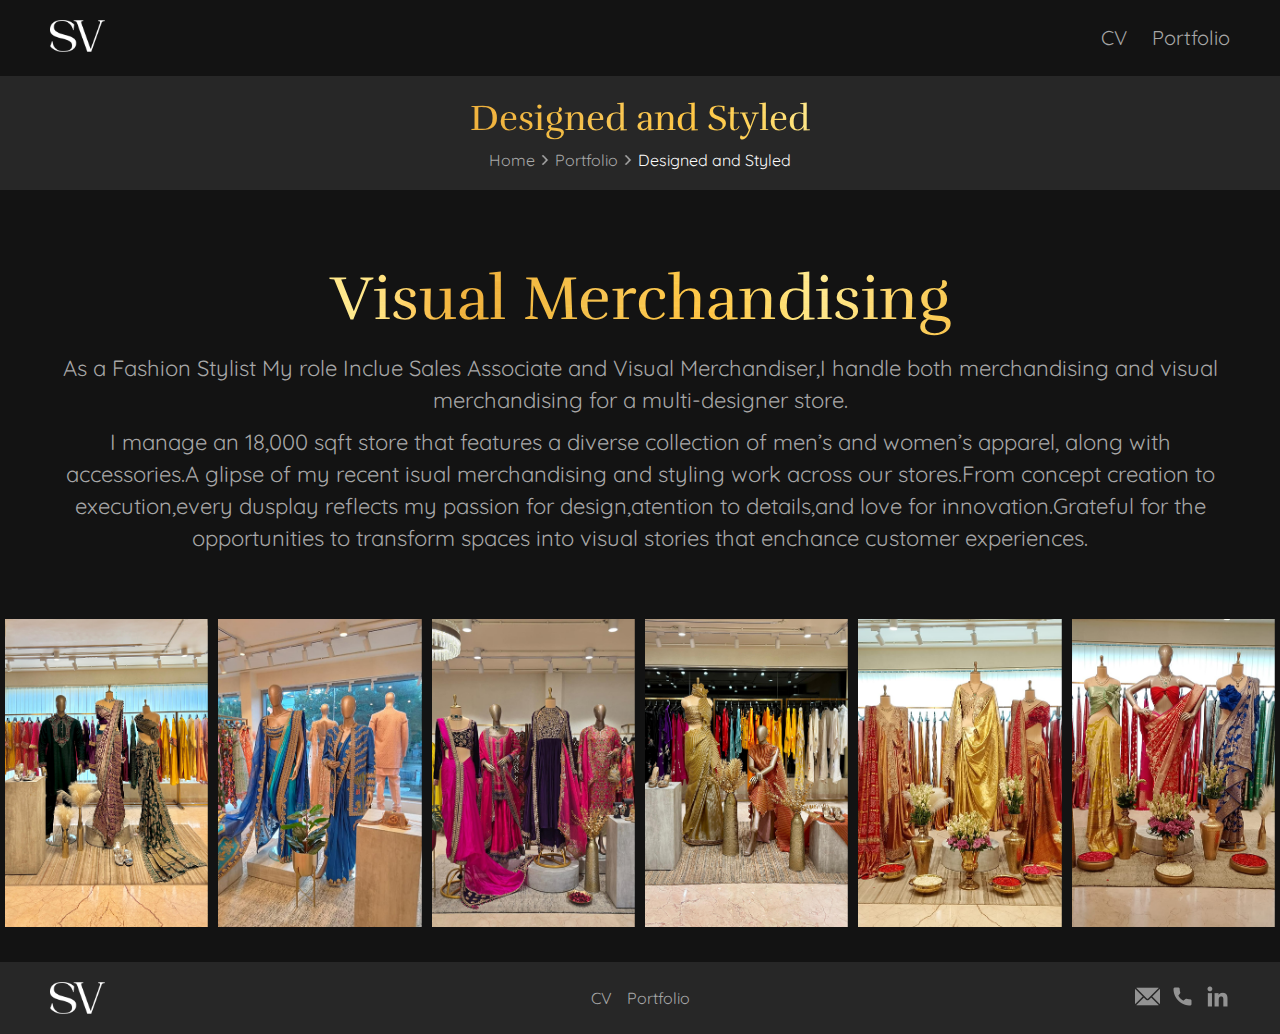
<file: Visual-Merchandising.html>
<!DOCTYPE html>
<html lang="en">
<head>
    <meta charset="UTF-8">
    <meta name="viewport" content="width=device-width, initial-scale=1.0">
    <title>Portfolio-Visual Merchandising</title>
    <link rel="stylesheet" href="https://cdn.jsdelivr.net/npm/swiper@11/swiper-bundle.min.css" />
    <link rel="stylesheet" href="assets/css/Style.css">
    <link rel="stylesheet" href="assets/css/Portfolio.css">
    <link rel="stylesheet" href="assets/css/Responsive.css">
</head>
<body>
    <header>
        <div class="container">
            <div class="header-inner">
                <div class="logo">
                    <a href="index.html"><img src="assets/images/SV.png" alt="Logo"></a>
                </div>

                <div class="navbar">
                    <div class="hamburger-menu">
                        <div class="hamburger-icon">
                            <img src="assets/images/Icon/hamburger.png" alt="Menu" width="25px">
                        </div>
                    </div>
                    <div class="menu-wrapper">
                        <ul class="menu">
                            <li><a href="CV.html">CV</a></li>
                            <li><a href="portfolio.html">Portfolio</a></li>
                        </ul>

                    </div>
                </div>

                <div class="CV-btn menu-btn" style="display: none;">
                    <a href="docs/myfile.pdf" download>
                        <p>Download CV</p>
                        <img src="assets/images/Icon/download.png" alt="Download" width="25px">
                    </a>
                </div>
            </div>
        </div>
    </header>

    <div class="breadcrumbs">
        <div class="container">
            <div class="breadcrumbs-inner">
                <h3 class="breadcrumb-title">Designed and Styled</h3>
                <ul class="breadcrumb-menu">
                    <li><a href="index.html">Home</a></li>
                    <li><img src="assets/images/right.png" width="10px"></li>
                    <li><a href="portfolio.html">Portfolio</a></li>
                    <li><img src="assets/images/right.png" width="10px"></li>
                    <li><a href="Designed-and-styled.html" class="active">Designed and Styled</a></li>
                </ul>
            </div>
        </div>
    </div>

    <!-- Visual Merchandising -->

    <div class="sub-portfolio Visual Merchandising">
        <div class="portfolio-section visual-merchand">
                <div class="project-box visual-merchand">
                    <div class="container">
                        <div class="project-content">
                            <h4 class="project-title text-gold">
                                Visual Merchandising
                            </h4>
                            <p>As a Fashion Stylist My role Inclue Sales Associate and Visual  Merchandiser,I handle both merchandising and visual merchandising for a multi-designer store.</p>
                            <p>I manage an 18,000 sqft store that features a diverse collection of men’s and women’s apparel, along with accessories.A glipse of my recent isual merchandising and styling work across our stores.From concept creation to execution,every dusplay reflects my passion for design,atention to details,and love for innovation.Grateful for the opportunities to transform spaces into visual stories that enchance customer experiences. </p>
                        </div>
                    </div>
                    
                    <div class="merchand-images">
                        <div class="merchand-column">
                            <img src="assets/images/Visual Merchand/Merch-1.png" alt="">
                        </div>
                        <div class="merchand-column">
                            <img src="assets/images/Visual Merchand/Merch-2.png" alt="">
                        </div>
                        <div class="merchand-column">
                            <img src="assets/images/Visual Merchand/Merch-3.png" alt="">
                        </div>
                        <div class="merchand-column">
                            <img src="assets/images/Visual Merchand/Merch-4.png" alt="">
                        </div>
                        <div class="merchand-column">
                            <img src="assets/images/Visual Merchand/Merch-5.png" alt="">
                        </div>
                        <div class="merchand-column">
                            <img src="assets/images/Visual Merchand/Merch-6.png" alt="">
                        </div>
                    </div>
                    
                </div>
        </div>
    </div>

    <footer>
        <div class="container">
            <div class="footer-inner">
                <div class="logo">
                    <img src="assets/images/SV.png" alt="logo">
                </div>
                <ul class="footer-menu">
                    <li><a href="CV.html">CV</a></li>
                    <li><a href="portfolio.html">Portfolio</a></li>
                </ul>
                <div class="footer-icon">
                    <ul>
                        <li><a href="mailto:sudarvizhi2001mani@gmail.com"><img src="assets/images/Mail.png"></a></li>
                        <li><a href="tel:+33767493915"><img src="assets/images/call.png"></a></li>
                        <li><a href="http://linkedin.com/in/sudarvizhi-ravindran-75045b227"><img src="assets/images/linkedin.png"></a></li>
                    </ul>
                </div>
            </div>
        </div>
    </footer>

    <script src="https://cdn.jsdelivr.net/npm/swiper@11/swiper-bundle.min.js"></script>
    <script src="assets/js/script.js"></script>

</body>
</html>
</file>
<file: assets/css/Style.css>
/* ---- Font Import ---- */
@import url('https://fonts.googleapis.com/css2?family=Rufina:wght@400;700&display=swap');
@import url('https://fonts.googleapis.com/css2?family=Quicksand:wght@300..700&display=swap');

:root{
    --primary-color:#131313;
    --secondary-color:linear-gradient( to right, #FFC74E 0%, #FFE986 21%, #ffe98600 100%);
    --title-font:"Rufina", serif;
    --body-font:"Quicksand", sans-serif;
    --title-color:#FAFAFA;
    --text-color:#A7A7A7;
}

/* ---- Global Styles ---- */
*{
    margin: 0;
    padding: 0;
    box-sizing: border-box;
    scroll-behavior: smooth;
}
body{
    margin: 0;
    padding: 0;
    font-family: var(--body-font);
    background-color: var(--primary-color);
    color: var(--text-color);
}
img{
    display: block;
    max-width: 100%;
    margin: 0 auto;
}
.container{
    max-width: 1520px;
    padding: 0px 50px;
    margin: 0 auto;
}
a{
    text-decoration: none;
    color: var(--text-color);
    display: inline-block;
}
ul{
    margin: 0;
    padding: 0;
    list-style: none;
}
li{
    margin: 0;
    padding: 0;
}
.text-center{
    text-align: center;
}
.text-gold{
    background-image: url(../images/text-bg.png);
    background-size: cover;
    background-position: center;
    -webkit-background-clip: text;
    color: transparent;
}
.body-font{
    font-family: var(--body-font) !important;
    font-weight: 600;
}

/* ----- Header Styles ------ */
.header-inner {
    display: flex;
    align-items: center;
    justify-content: center;
    padding: 20px 0px;
}
.logo,.navbar,.CV-btn {
    flex: 1;
}
.logo img {
    max-height: 32px;
    margin: 0;
}

.hamburger-menu{
    display: none;
    text-align: end;
}
.hamburger-icon {
    display: inline-block;
}
.menu{
    display: flex;
    gap: 25px;
    justify-content: end;
    font-size: 20px;
}
.menu a:hover{
    color: #fff;
}
.menu-wrapper .CV-btn{
    display: none;
}
.CV-btn{
    text-align: end;
}
.CV-btn a {
    display: inline-flex;
    gap: 5px;
    justify-content: center;
    align-items: center;
    color: var(--text-color);
    border: 1px solid var(--text-color);
    padding:10px 25px;
    border-radius:30px;
}
.CV-btn a:hover{
    background-color: #ffffff28;
    transition: all 0.3s;
}

/* Breadcrumbs */
.breadcrumbs{
    background-color: #272727;
}
.breadcrumbs-inner {
    text-align: center;
    padding: 20px 0px;
}
.breadcrumb-title{
    font-size:36px;
    font-weight: 100;
    font-family: var(--title-font);
    background-image: url(../images/text-bg.png);
    background-size: cover;
    background-position: center;
    -webkit-background-clip: text;
    color: transparent;
    margin-bottom: 10px;
}
.breadcrumb-menu {
    display: flex;
    align-items: center;
    justify-content: center;
    flex-wrap: wrap;
    gap: 5px;
}
.breadcrumb-menu li{
    list-style: none;
    position: relative;
}
.breadcrumb-menu li a:hover,.breadcrumb-menu li a.active{
    color: var(--title-color);
}


/* Hero Section */
.hero-section{
    position: relative;
    overflow: hidden;
}
.hero-pattern-left {
    position: absolute;
    top: 29%;
    left: -4%;
    z-index: 2;
}
.hero-pattern-right {
    position: absolute;
    top: 38%;
    right: -4%;
    z-index: 2;
}
.hero-wrapper,.hero-image{
    position: relative;
    z-index: 4;
}
.hero-image{
    margin-bottom: 40px;
}
.hero-content{
    font-family: var(--title-font);
    color: var(--body-font);
    text-align: center;
    padding: 100px 0px 220px;

}
.hero-content h1.title {
    font-size:92px;
    font-weight: 100;
    background-image: url(../images/text-bg.png);
    background-size: cover;
    background-position: center;
    -webkit-background-clip: text;
    color: transparent;
}
.hero-content h3 {
    font-size: 54px;
    font-weight: 100;
    margin-bottom: -10px;
}
.hero-content p {
    font-family: var(--body-font);
    max-width: 860px;
    margin: 0 auto;
    font-size: 20px;
}
.image-wrapper {
    display: flex;
    gap: 20px;
}
.image-wrapper img{
    border-radius: 5px;
}
.image-wrapper .image-box:nth-child(even) {
    margin-top: 60px;
}

/* ----- About Me ----- */
.about-me{
    background-image: linear-gradient(to bottom , var(--primary-color) 0%, #1D1D1D 10%, #1D1D1D 90%, var(--primary-color) 100%);
    margin: 50px 0px 0px;
    padding: 60px 0px;
}
.about-me-inner {
    display: flex;
    flex-wrap: wrap;
    gap: 50px;

}
.about-image {
    max-width: 550px;
}
.about-content {
    flex: 1;
}
h3.heading {
    font-family: var(--title-font);
    font-size: 62px;
    color: var(--title-color);
    font-weight: 100;
    margin-bottom: 20px;
}
.about-content h6 {
    font-size: 22px;
    font-weight: 500;
    margin-bottom: 10px;
    color:#c7c7c7;
}
.about-content p{
    font-size:20px;
    line-height:28px;
    margin-bottom:10px;
}

/* ----- Portfolio-Slider ------ */

.project-slider-section{
    padding: 50px 0px;
}
.project-slider-wrapper{
    position: relative;
    margin: 0px 20px;
}
.project-slider-section .heading{
    text-align: center;
    margin-bottom: 50px;
}
.project-slider-section .swiper-slide img{
    width: 100%;
}
.explore-btn{
    text-align: center;
}
.explore-btn a{
    display: inline-flex;
    background-color: #b0b0b015;
    border: 1px solid #ffffff39;
    color: #ffffff;
    font-size: 22px;
    margin-top: 50px;
    padding: 12px 30px;
    font-weight: 500;
    border-radius: 30px;
}
.explore-btn a:hover{
    background-color: #b0b0b05b;
}

/* Custom Arrows */
.designed-two {
    position: relative;
    padding: 50px 0px;
}
.swiper{
  position: relative;
}
.swiper-slide img{
    border-radius: 5px;
}
.custom-button-next, .custom-button-prev{
  position: absolute;
  width: 40px;
  height: 40px;
  border-radius: 50%;
  background-color: #ffffff89;
  border: 1px solid #ffffff6f;
  padding: 10px;
  top: 50%;
  transform: translateY(-50%);
  z-index: 10;
  cursor: pointer;
}
.custom-button-next{
  right: 0px;
}
.custom-button-prev{
  left: -0px;
}
.custom-button-next img, .custom-button-prev img{
  transform: translateY(-4px);
}


/* ----- Footer ----- */

footer {
    padding: 20px 0px;
    background-color: #272727;
    margin-top: 20px;
}
ul.footer-menu {
    display: flex;
    gap: 15px;
    align-items: center;
}
.footer-inner {
    display: flex;
    align-items: center;
}
.footer-icon {
    flex: 1;
}
.footer-icon ul {
    display: flex;
    justify-content: end;
    align-items:center;
    gap:10px
}
.footer-menu li a:hover{
    color: #fff;
}
.footer-icon ul img{
    width:25px;
    height:25px;
    opacity: 0.5;
}
.footer-icon ul li:hover img{
    opacity: 1;
}
</file>
<file: assets/css/Responsive.css>
@media (max-width:1200px){
    .container{
        padding: 0px 20px;
    }
    .hero-content h1.title {
        font-size:72px;
    }
    .hero-content h3 {
        font-size: 42px;
    }
    .footer-image {
        position: absolute;
        right: 10%;
        bottom: 0;
        width: 300px;
        box-shadow: 0px 0px 10px #eaeaea;
    }
    .Flashback .left-box, .Flashback .center-box, .Flashback .right-box {
        flex: 1;
    }
    .Flashback .center-box {
        order: -1;
        flex: 100% !important;
    }
    .hero-image .image-wrapper .image-box:last-child{
        display: none;
    }
    .image-wrapper {
        display: flex;
        gap: 5px;
    }
    .image-wrapper .image-box:nth-child(even) {
        margin-top: 20px;
    }
}

/* ----- Media size 991px ------ */

@media (max-width:991px) {
    .hamburger-menu{
        display: block;
    }
    .menu-wrapper .CV-btn{
        display: block;
        flex: none;
    }
    .CV-btn.menu-btn{
        display: none;
    }
    .menu-wrapper {
        position: fixed;
        height: 100%;
        width: 200px;
        top: 0;
        right: -100%;
        opacity: 0;
        display: flex;
        flex-direction: column;
        justify-content: space-between;
        padding: 20px;
        background-color: #222222;
        z-index: 9;
    }
    .menu-wrapper.active{
        right: 0%;
        opacity: 1;
        transition: all 0.5s;
    }
    .menu {
        flex-direction: column;
        text-align: end;
        justify-content: end;
    }
    .hero-content h1.title {
        font-size:62px;
    }
    .hero-content h3 {
        font-size: 32px;
    }
    .about-me-inner {
        flex-direction: column-reverse;
    }
    .about-image{
        margin: 0 auto;
    }
    h3.heading {
        font-size: 52px;
    }
    .about-content h6 {
        font-size: 22px;
    }
    .about-content p{
        font-size:20px;
        line-height:28px;
    }
    .footer-image {
        display: none;
    }
    .about-me{
        margin: 0px 0px;
    }
    /* Portfolio */
    .project-box {
        gap: 30px;
    }
    .styling-one .left-box{
        display: none;
    }
    .styling-one .right-box .image-container .image-column:first-child{
        display: block;
    }
    .styling-two{
        flex-direction: column;
    }
    .merchand-images .merchand-column{
        flex: 33.33%;
        padding: 5px;
    }
    .project-box.theme-one {
        flex-direction: column-reverse;
        gap: 0px;
    }
    .image-container{
        gap: 10px;
        padding: 5px 0px;
    }
    .project-box.theme-three{
        flex-direction: column;
    }
    .theme-Four .image-column {
        flex: calc(50% - 10px);
    }

    .theme-Four .image-container {
        flex-wrap: wrap;
    }
    .experimental {
        flex-direction: column-reverse !important;
    }
    .Three-respo .image-column {
        flex: 1;
    }
    .five-element .left-box{
        display: none;
    }
    
    .five-element .right-box .image-container .image-column:first-child{
        display:block;
    }
    .sub-portfolio{
        padding-top: 40px;
    }
    .breadcrumb-title {
        font-size: 34px;
        margin-bottom: 15px;
    }
    .hero-pattern-left,.hero-pattern-right{
        display: none;
    }
    .five-element .image-column {
        flex: calc(50% - 10px) !important;
    }

    .five-element .image-container {
        flex-wrap: wrap;
    }
    a.categories-box {
        flex: calc(49% - 30px);
        max-width: 240px;
    }
    .category-title{
        font-size: 26px;
    }
    .portfolio-catgories .categories-box:nth-child(2), .portfolio-catgories .categories-box:nth-child(4) {
        margin-top: 0px;
    }
}


@media (max-width:771px){
    .container{
        padding: 0px 10px;
    }
    .logo img {
        max-width: 140px;
        margin: 0;
    }
    .hero-content{
        padding: 60px 0px 100px;
    }
    .hero-content p {
    font-size: 16px;
    }
    .hero-content h1.title {
        font-size:62px;
    }
    .hero-content h3 {
        font-size: 34px;
    }
    .about-me {
        padding: 30px 0px;
    }
    h3.heading {
        font-size: 52px;
    }
    h4.project-title{
        font-size: 52px;
    }
    .image-wrapper {
        flex-wrap: wrap;
    }
    .image-box {
        flex: 49%;
    }

    .project-box p{
        font-size:20px;
        line-height:28px;
        margin-bottom:10px;
    }
    .left-box,.right-box{
        width: 100%;
    }
    .project-box.designed-one {
        flex-direction: column-reverse;
    }   
    .sub-portfolio{
        padding-top: 30px;
    }
    .breadcrumb-title {
        font-size: 26px;
        margin-bottom: 10px;
    }
    h4.project-title {
        font-family: var(--title-font);
        font-size: 52px;
        margin-bottom: 15px;
        font-weight: 100;
    }
    .designed-image-container {
        gap: 10px;
    }
    .designstyed-wrapper{
        padding: 15px 0px;
    }
    .designed-styled-images {
        padding: 30px 0px 0px;
    }

}

@media (max-width:551px){
    .hero-content h1.title {
        font-size:52px;
        line-height: 50px;
        margin-bottom: 10px;
    }
    .hero-content h3 {
        font-size: 30px;
        margin: 10px 0px;
    }
        .hero-content {
        padding: 30px 0px 60px;
    }
    h3.heading {
        font-size: 42px;
    }
    .about-content h6 {
        font-size: 20px;
    }
    .about-content p{
        font-size:18px;
        line-height:22px;
        margin-bottom:10px;
    }
    .project-box {
        gap: 10px;
        padding: 10px 0px;
    }
    .project-box p{
        font-size:18px;
        line-height:24px;
        margin-bottom:10px;
    }
    h4.project-title{
        font-size: 42px;
        line-height: 50px;
    }
    .title {
        font-size: 32px;
    }
    .footer-inner {
        gap: 20px;
        flex-direction: column;
    }
    .sub-portfolio{
        padding-top: 20px;
    }
    h4.project-title {
        font-family: var(--title-font);
        font-size: 32px;
        line-height: 38px;
    }
    .project-slider-section {
        padding: 0px 0px;
    }
    .custom-button-next img, .custom-button-prev img {
        transform: translateY(-2px);
    }
    .custom-button-next, .custom-button-prev {
    position: absolute;
    width: 20px;
    height: 20px;
    border-radius: 50%;
    background-color: #ffffff89;
    border: 1px solid #ffffff6f;
    padding: 5px;
    top: 50%;
    transform: translateY(-50%);
    z-index: 10;
    cursor: pointer;
}
.explore-btn a {
    margin-top: 30px;
    font-size: 14px;
}
    .category-title{
        font-size: 16px;
    }
    .category-img img{
        width: 100%;
    }
    .centered-image {
        gap: 5px;
        padding: 10px 0px;
    }
    .centered-image .img-box:nth-child(2){
        margin-top:0px;
    }
}
</file>
<file: assets/css/CV.css>
.cv-container{
    max-width: 920px;
    margin: 0 auto;
    padding: 0px 10px;
}
.cv-section{
    padding: 30px 0px;
}
.accordion-box{
    margin-bottom: 10px;
}
.accordion-head {
    padding: 20px;
    padding-right: 50px;
    background-color: #393939;
    position: relative;
}
.accordion-head:before{
    content:'';
    width: 15px;
    height: 15px;
    background-image:url("../images/Down.png");
    background-size: contain;
    position: absolute;
    top: 50%;
    right: 30px;
    transform: translateY(-50%);
    opacity: 0.5;
}
.accordion-box.active .accordion-head:before{
    transform: translateY(-50%) rotate(180deg);
    transition: all 0.6s;
}
.accordion-head:hover:before{
    opacity: 1;
}
.accordion-head h5{
    font-size: 20px;
    font-weight: 100;
    font-family: var(--title-font);
    color: var(--title-color);
}
.accordion-content{
    font-size: 18px;
    background-color: #393939;
    border-top: 1px solid #6c6c6c00;
    transform-origin: top;
    max-height: 0;
    overflow: hidden;
    transition: max-height .6s ease;
}
.accordion-box.active .accordion-content{
    border-top: 1px solid #6c6c6c;
    max-height: 500px; 
}
.accordion-content-inner{
    padding: 20px;
}
.accordion-content-inner h5 {
    color: #fff;
    font-size: 20px;
    margin-bottom: 20px;
}
.timeline {
    display: inline-block;
    font-size: 14px;
    padding: 5px 15px;
    background-color: #6c6c6c;
    border-radius: 20px;
    color: #fff;
    margin-bottom: 15px;
    font-weight: 400;
}
ul.icon-list li {
    position: relative;
    padding-left: 20px;
    padding-bottom: 8px;
    font-size: 18px;
}
.icon-list li:before{
    content: '';
    width: 5px;
    height: 5px;
    border-radius: 50%;
    background-color: #fff;
    position: absolute;
    top: 10px;
    left: 5px;
}
.reference-list {
    display: flex;
    gap: 10px;
    flex-wrap: wrap;
}
.reference-box {
    flex: auto;
}
.reference-box h6 {
    font-size: 20px;
    color: #fff;
    margin-bottom: 10px;
}
.icon {
    display: flex;
    gap: 10px;
    padding: 5px 0px;
}
.icon img{
    margin:0px;
    flex:none;
    width: 20px;
    height: 20px;
}
.icon a{
    white-space: break-spaces;
}
.icon a:hover{
    color: #fff;
}
.intro-inner {
    display: flex;
    gap: 20px;
}
.intro-image {
    min-width: 300px;
}
.intro-content h4 {
    font-size: 36px;
    font-family: var(--title-font);
    color: var(--title-color);
    font-weight: 100;
    margin-bottom: 10px;
}
.intro-content h6 {
    font-size: 18px;
    font-weight: 500;
    color:#d6d6d6;
    margin-bottom:10px;
}
.intro-content p{
    font-size: 18px;
    font-weight: 500;
    margin-bottom:10px;
    line-height:26px;
}

@media (max-width:771px){
    .reference-list {
        display: block;
    }
    .intro-inner {
        flex-direction: column;
    }
    .intro-image,.intro-content {
        min-width: 100%;
        text-align: center;
    }
    .intro-content p{
        font-size: 16px;
        line-height: 23px;
    }
    
}
</file>
<file: assets/css/Portfolio.css>
/* ----- Portfolio ----- */
.sub-portfolio{
    padding-top: 60px;
}




.project-box {
    display: flex;
    flex-wrap: wrap;
    gap:50px;
    padding: 10px 0px;
}
.box-centered{
    align-items: center;
}
.box-centered.inverse{
    flex-direction: row-reverse;
}
.image-container {
    display: flex;
    gap: 30px;
    padding: 20px 0px;
}
h4.project-title {
    font-family: var(--title-font);
    font-size: 62px;
    margin-bottom: 15px;
    font-weight: 100;
}
.title{
    font-family: var(--title-font);
    font-size: 42px;
    margin-bottom: 15px;
    font-weight: 100;
    color: var(--title-color);
    text-transform: capitalize;
}
.designed .left-box{
    flex:1;
}
.designed .left-box .image-container .image-column:nth-child(2) img{
    margin-top: 30px;
}
.designed .right-box {
    flex: 1;
}
.styling .left-box{
    flex:none;
}
.styling .right-box {
    flex: 1;
}
.image-column {
    flex: auto;
}
.image-column img {
    width: 100%;
}
.project-box p{
    font-size:22px;
    line-height:32px;
    margin-bottom:10px;
}
.styling-one .right-box .image-container .image-column:first-child{
    display: none;
}

.visual-merchand{
    text-align: center;
}
.merchand-images {
    display: flex;
    flex-wrap: wrap;
}
.merchand-images .merchand-column{
    flex: 1;
    padding: 5px;
}
.project-box.theme-three,.center-algin {
    align-items: center;
}
.project-box.theme-three .left-box, .project-box.theme-three .right-box {
    flex: 1;
}


.project-box.theme-one .left-box {
    flex: 40%;
}
.project-box.theme-one .right-box {
    flex: 10;
}
.portfolio-section-2.themed {
    padding: 50px 0px;
    background-image: linear-gradient(to bottom , var(--primary-color) 0%, #272727 10%, #272727 90%, var(--primary-color) 100%);
}
.theme-one .image-container .image-column{
    flex: 1;
}
.project-box.theme-two{
    flex-direction: row-reverse;
}
.project-box.theme-two .left-box {
    flex: 1;
}
.project-box.theme-two .right-box {
    flex: 1;
}
.project-box.theme-two.inverse {
    flex-direction: row;
}
.five-element .right-box .image-container .image-column:first-child{
    display:none;
}

.styling-one .left-box .image-container{
    padding-top: 0px;
}
.Flashback .left-box, .Flashback .center-box, .Flashback .right-box {
    flex: 1;
}
.Flashback .center-box{
    text-align: center;
}

/* Page */
.portfolio-page{
    padding: 60px 0px;
}
.portfolio-catgories {
    display: flex;
    gap: 30px;
    flex-wrap: wrap;
    justify-content: center;
    cursor: pointer;
}
.portfolio-catgories .categories-box:nth-child(2),
.portfolio-catgories .categories-box:nth-child(4){
    margin-top: 60px;
}
.category-title{
    font-size: 32px;
    font-family: var(--title-font);
    color: var(--title-color);
    text-align: center;
    margin-top: 10px;
}
a.categories-box {
    flex: calc(20% - 30px);
}
.designed-image-container {
    display: flex;
    justify-content: center;
    gap: 30px;
    max-width: 1000px;
    margin: 0 auto;
    padding: 0px 20px;
}

.designed-styled-images {
    padding: 60px 0px 30px;
}
.designstyed-wrapper{
    padding: 30px 0px;
}
.designstyed-wrapper:nth-child(odd) {
    background-color: #000000;
}
.centered-image {
    max-width: 1000px;
    margin: 0 auto;
    display: flex;
    gap: 20px;
    padding: 30px 0px;
}
.centered-image .img-box:nth-child(2){
    margin-top:50px;
}
</file>
